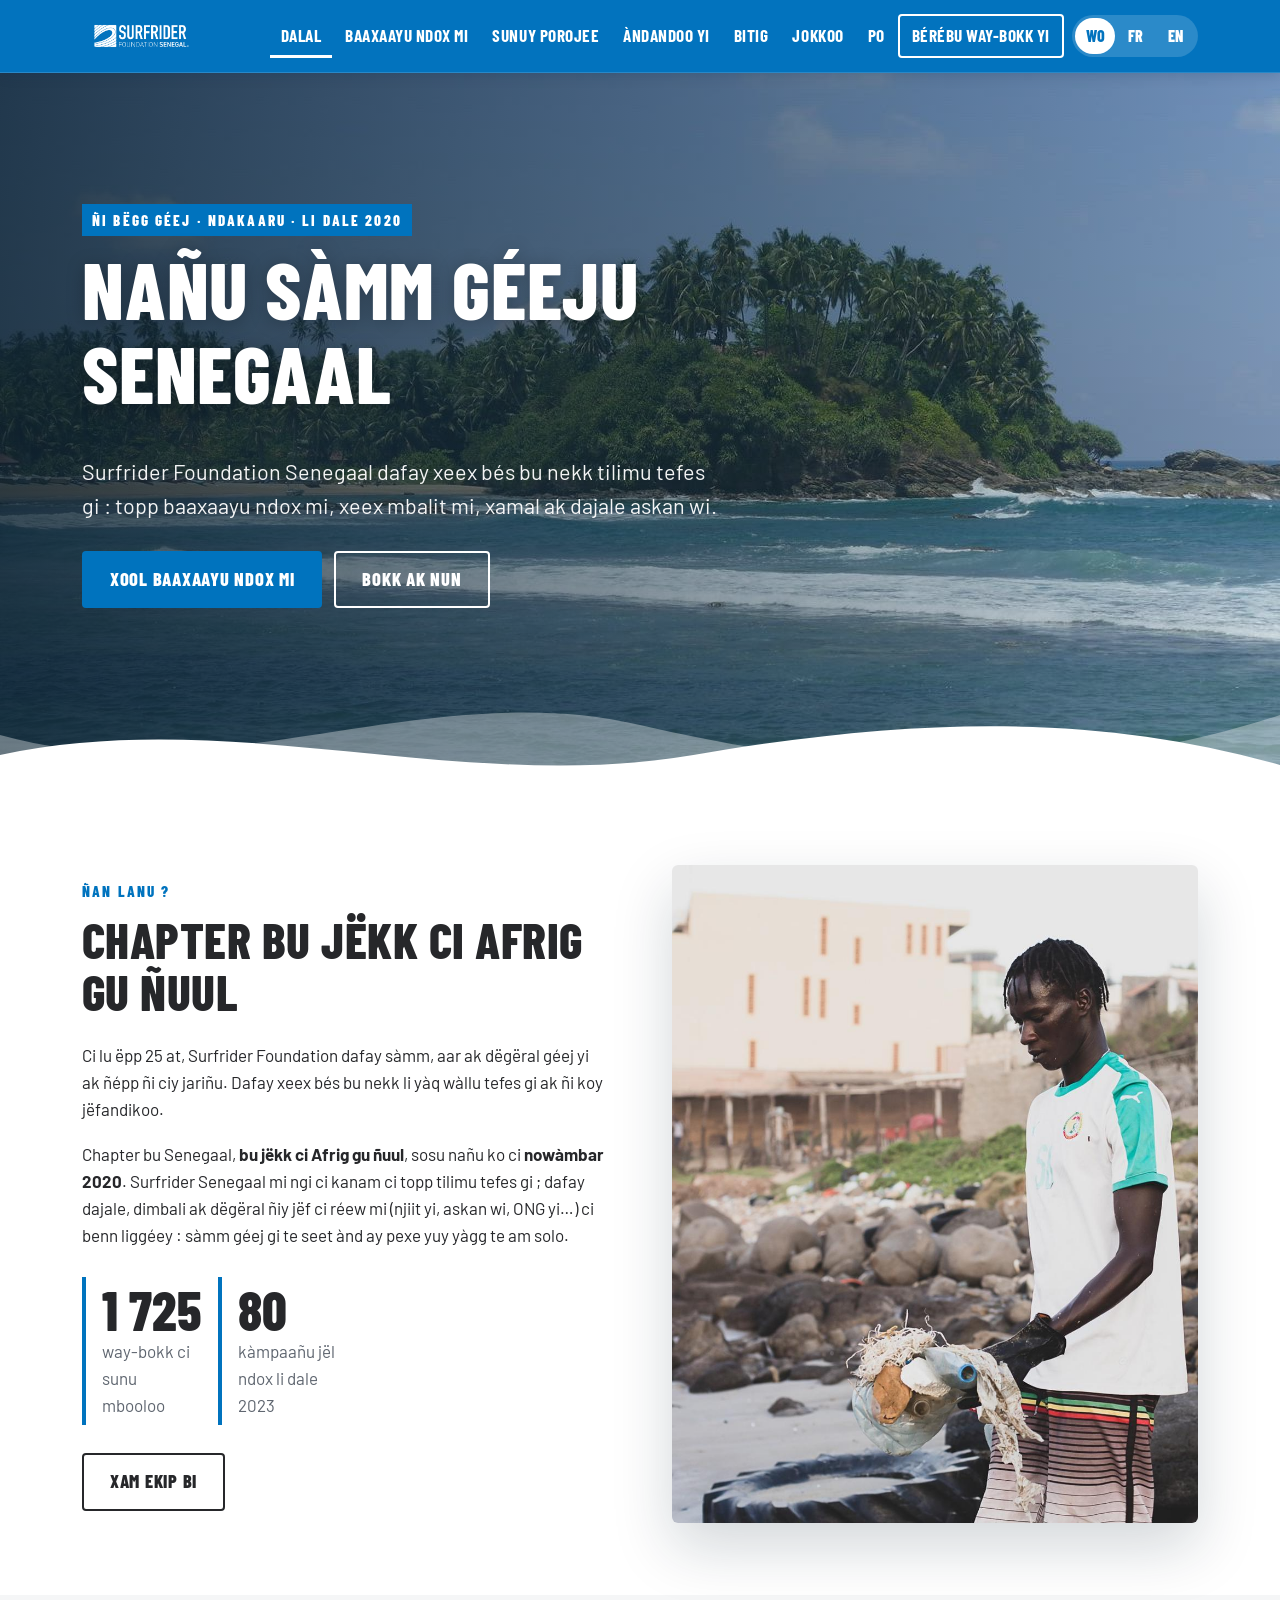
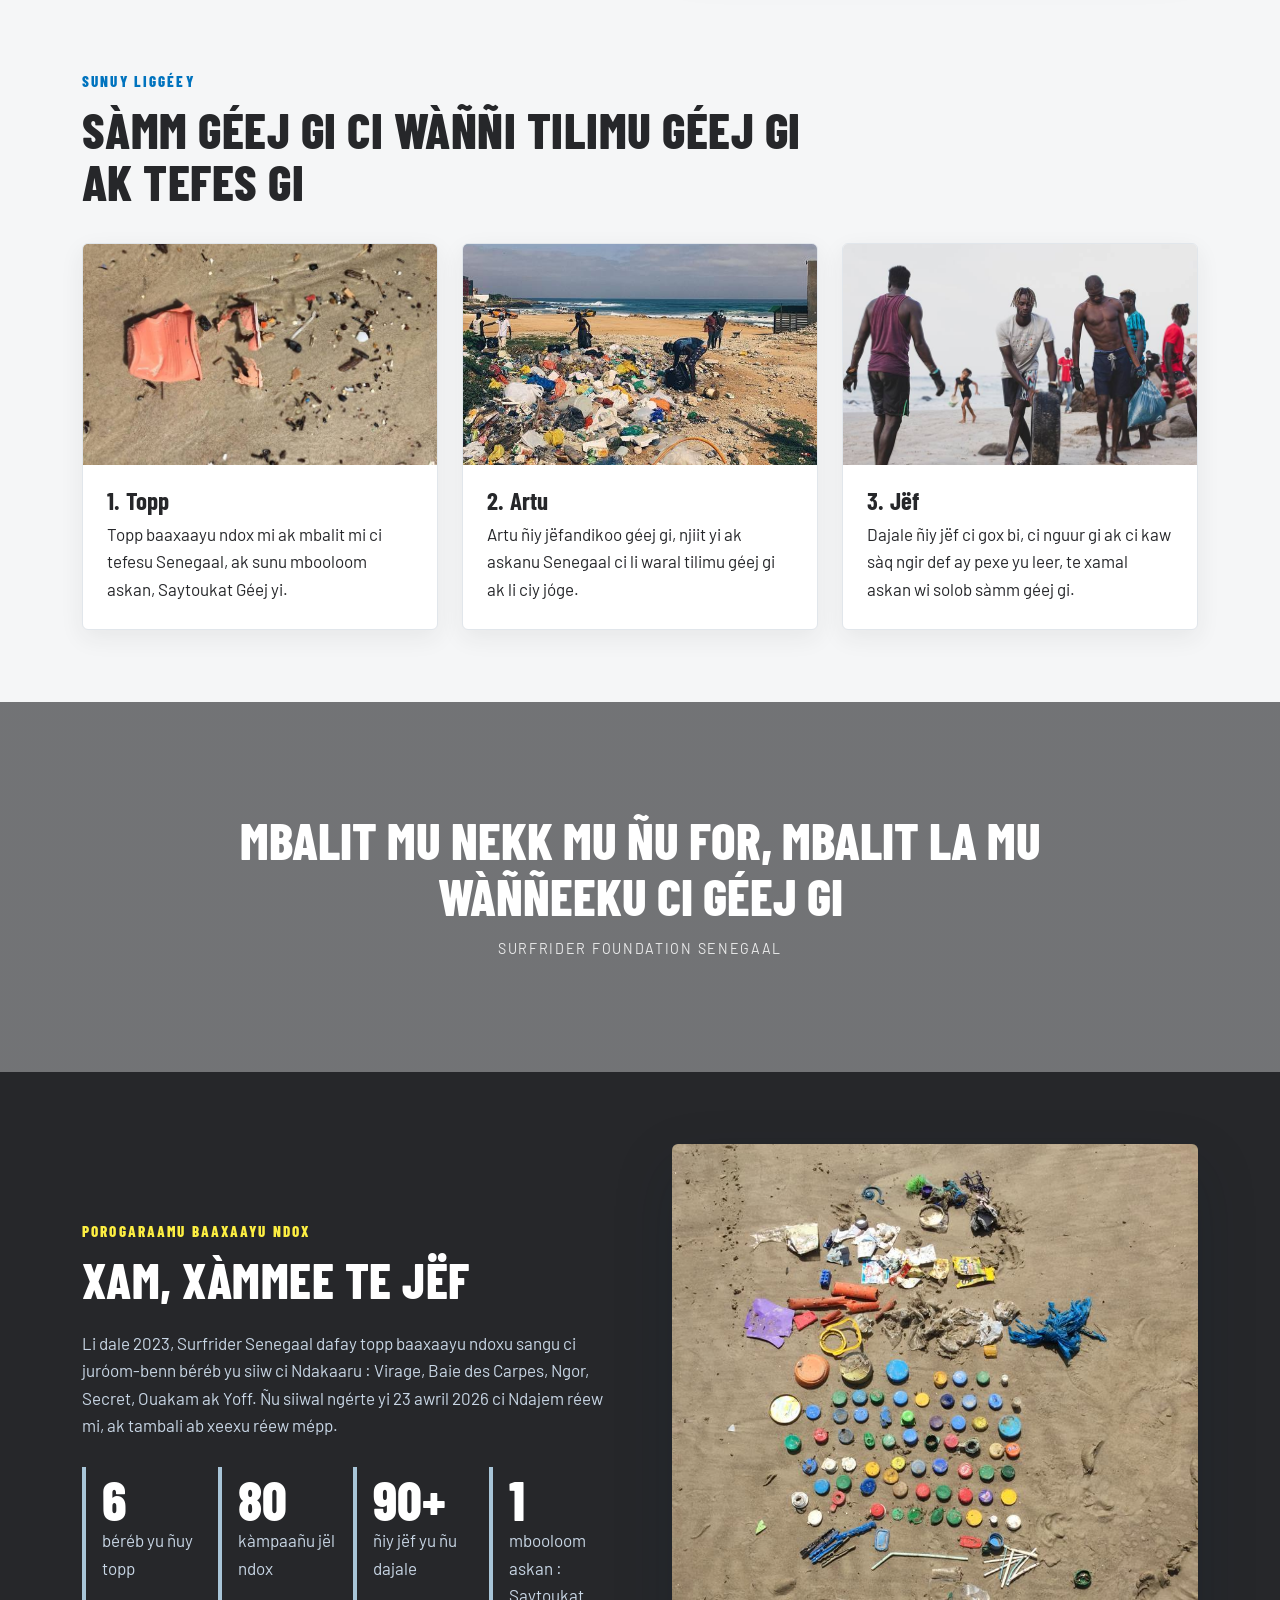
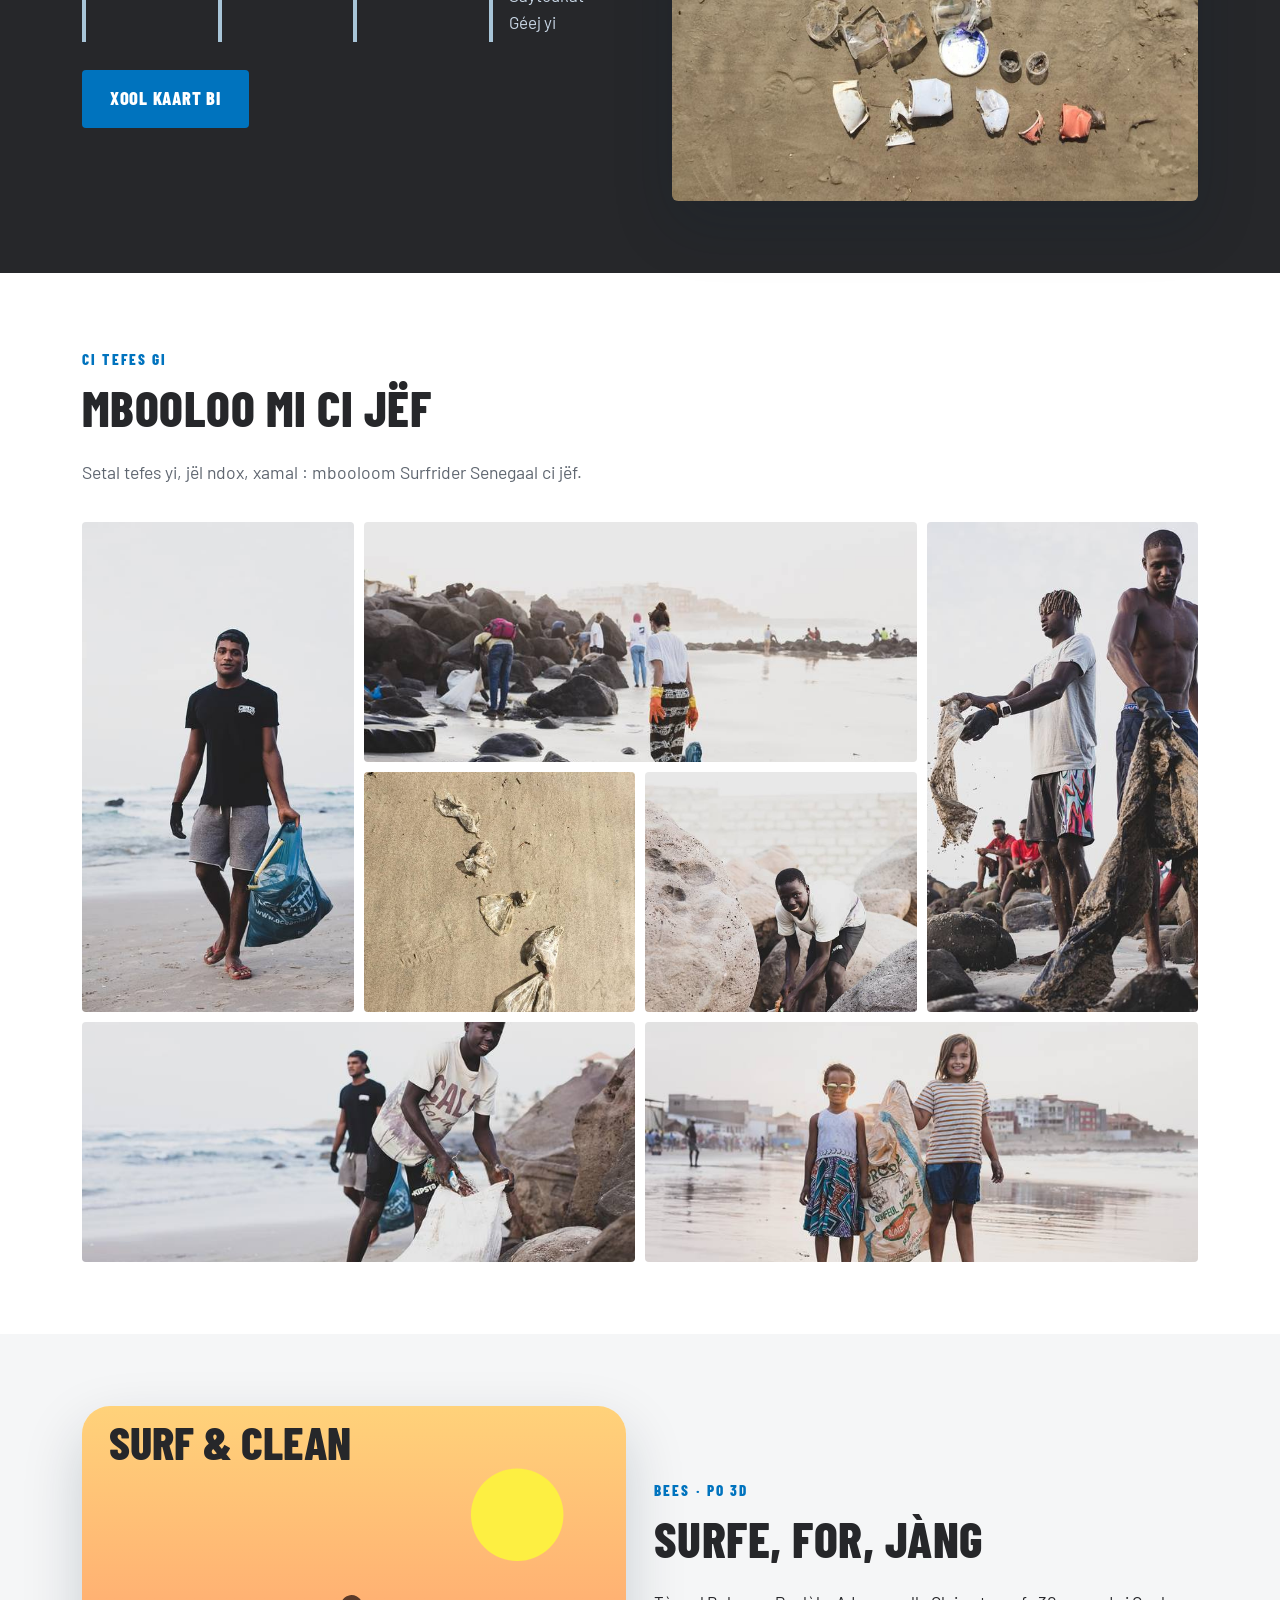
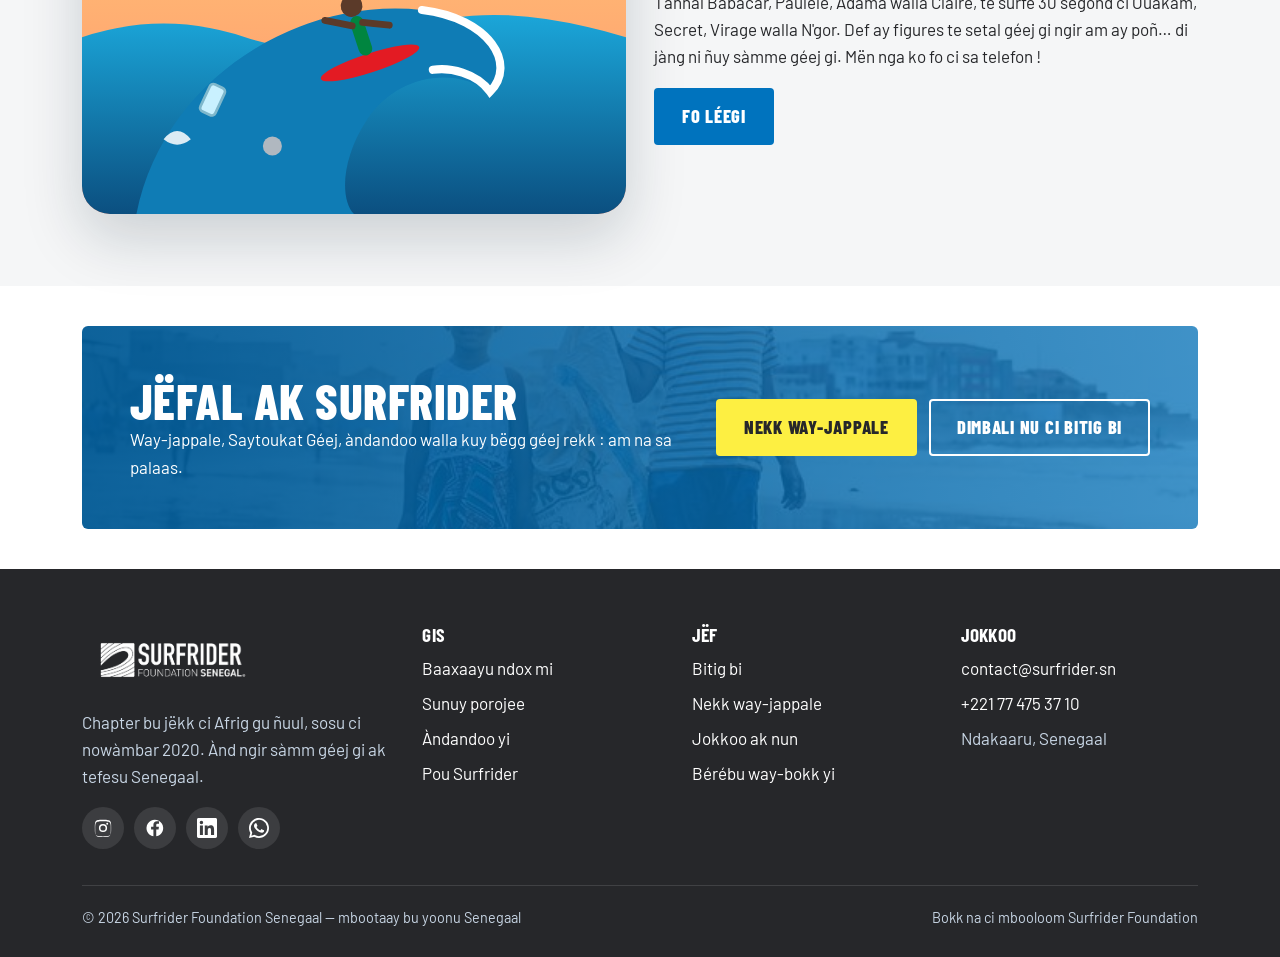
<file: index.html>
<!doctype html>
<html lang="fr">
<head>
  <meta charset="utf-8">
  <meta name="viewport" content="width=device-width, initial-scale=1">
  <title>Surfrider Foundation Sénégal</title>
  <meta name="description" content="Surfrider Foundation Sénégal protège l'océan et le littoral sénégalais : suivi de la qualité de l'eau, lutte contre les déchets, sensibilisation et mobilisation citoyenne.">
  <meta property="og:title" content="Surfrider Foundation Sénégal">
  <meta property="og:description" content="Protéger l'océan en réduisant la pollution marine et celle du littoral.">
  <meta property="og:image" content="assets/img/photos/ramassage-duo.jpg">
  <meta name="theme-color" content="#0073BE">
  <link rel="icon" href="assets/img/logo-symbole-bleu.png">
  <link rel="preload" as="image" href="assets/img/photos/ramassage-duo.jpg">
  <link rel="preconnect" href="https://fonts.googleapis.com">
  <link rel="preconnect" href="https://fonts.gstatic.com" crossorigin>
  <link href="https://fonts.googleapis.com/css2?family=Barlow+Condensed:wght@600;700;800&family=Barlow:wght@400;500;600;700&display=swap" rel="stylesheet">
  <link rel="stylesheet" href="assets/css/style.css?v=20261140">
  <script src="assets/js/config.js?v=20261140"></script>
  <script src="assets/js/i18n.js?v=20261119"></script>
  <script src="assets/js/main.js?v=20261118" defer></script>
</head>
<body>
  <div data-site-header></div>

  <main>
    <section class="hero photo has-video" style="--hero-img:url(../video/mer-tropicale.jpg)">
      <!-- Vidéo d'ambiance (Mixkit, licence libre) ; image fixe si l'utilisateur limite les animations -->
      <video class="hero-video" autoplay muted loop playsinline preload="metadata" poster="assets/video/mer-tropicale.jpg" aria-hidden="true" tabindex="-1">
        <source src="assets/video/mer-tropicale.mp4" type="video/mp4">
      </video>
      <div class="container hero-grid">
        <div>
          <span class="eyebrow">Ocean lovers · Dakar · depuis 2020</span>
          <h1>Protégeons l'océan sénégalais</h1>
          <p class="lead">Surfrider Foundation Sénégal agit au quotidien contre la pollution du littoral : suivi de la qualité de l'eau, lutte contre les déchets, sensibilisation et mobilisation des citoyen·ne·s.</p>
          <div class="hero-actions">
            <a class="btn btn-primary" href="qualite-eau.html">Voir la qualité de l'eau</a>
            <a class="btn btn-ghost" href="contact.html#benevolat">Nous rejoindre</a>
          </div>
        </div>
      </div>
      <svg class="hero-waves" viewBox="0 0 1440 120" preserveAspectRatio="none" aria-hidden="true">
        <path d="M0 60 C 240 120 480 0 720 50 S 1200 110 1440 40 V120 H0Z" fill="#FFFFFF" opacity=".35"/>
        <path d="M0 80 C 260 30 520 120 780 80 S 1240 40 1440 90 V120 H0Z" fill="#FFFFFF"/>
      </svg>
    </section>

    <section class="section">
      <div class="container split">
        <div class="reveal">
          <span class="eyebrow">Qui sommes-nous ?</span>
          <h2>Le premier chapter d'Afrique subsaharienne</h2>
          <p>Depuis plus de 25 ans, Surfrider Foundation protège, sauvegarde et met en valeur les océans et toute la population qui en jouit. Elle agit au quotidien pour lutter contre les atteintes à l'environnement littoral et à ses usagers.</p>
          <p>Le chapter au Sénégal, <strong>premier en Afrique subsaharienne</strong>, a été créé en <strong>novembre 2020</strong>. Acteur majeur du suivi de la pollution du littoral, la Surfrider Sénégal fédère, accompagne et renforce les acteur·rice·s du territoire (institutions, société civile, ONG…) autour d'une mission commune : préserver l'océan et identifier ensemble des solutions durables et à fort impact.</p>
          <div class="stats" style="margin:28px 0">
            <div class="stat" style="border-left-color:var(--blue)"><strong>1 725</strong><span style="color:var(--muted)">membres dans notre communauté</span></div>
            <div class="stat" style="border-left-color:var(--blue)"><strong>80</strong><span style="color:var(--muted)">campagnes de prélèvements depuis 2023</span></div>
          </div>
          <a class="btn btn-outline" href="contact.html#equipe">Rencontrer l'équipe</a>
        </div>
        <img class="split-img reveal" src="assets/img/photos/benevole-maillot-senegal.jpg" alt="Un bénévole ramasse des déchets plastiques sur les rochers" loading="lazy" width="1600" height="1200">
      </div>
    </section>

    <section class="section section-white">
      <div class="container">
        <div class="section-head reveal">
          <span class="eyebrow">Nos missions</span>
          <h2>Protéger l'océan en réduisant la pollution marine et du littoral</h2>
        </div>
        <div class="grid grid-3">
          <article class="card photo-card reveal">
            <img src="assets/img/photos/microplastiques-sm.jpg" alt="Microplastiques et débris sur le sable" loading="lazy" width="720" height="540">
            <div class="body">
              <h3>1. Monitorer</h3>
              <p>Faire le suivi de la qualité de l'eau et des déchets du littoral sénégalais, avec notre réseau citoyen des Saytoukat Géej.</p>
            </div>
          </article>
          <article class="card photo-card reveal">
            <img src="assets/img/photos/nettoyage-plage-dechets-sm.jpg" alt="Amas de déchets au bord d'une plage de Dakar pendant un nettoyage" loading="lazy" width="576" height="720" style="object-position:center 70%">
            <div class="body">
              <h3>2. Alerter</h3>
              <p>Alerter les usagers de la mer, les autorités et la population sénégalaise sur les causes et les conséquences de la pollution marine.</p>
            </div>
          </article>
          <article class="card photo-card reveal">
            <img src="assets/img/photos/pneu-equipe-sm.jpg" alt="L'équipe de bénévoles retire un pneu de la plage" loading="lazy" width="720" height="480">
            <div class="body">
              <h3>3. Agir</h3>
              <p>Mobiliser les acteur·rice·s locaux, publics et privés pour mettre en œuvre des solutions concrètes, et sensibiliser les citoyen·ne·s à la protection de l'océan.</p>
            </div>
          </article>
        </div>
      </div>
    </section>

    <section class="quote-band" style="--band-img:url(../img/photos/sac-jute.jpg)">
      <div class="container reveal">
        <p>Chaque déchet ramassé est un déchet de moins dans l'océan</p>
        <small>Surfrider Foundation Sénégal</small>
      </div>
    </section>

    <section class="section section-dark">
      <div class="container split">
        <div class="reveal">
          <span class="eyebrow">Programme Qualité de l'eau</span>
          <h2>Connaître, comprendre et agir</h2>
          <p style="color:#C8D6E5">Depuis 2023, la Surfrider Sénégal suit la qualité des eaux de baignade sur six sites emblématiques de la presqu'île de Dakar : Virage, Baie des Carpes, Ngor, Secret, Ouakam et Yoff. Les résultats ont été rendus publics le 23 avril 2026 lors d'une Rencontre nationale, avec le lancement d'un plaidoyer national.</p>
          <div class="stats" style="margin:28px 0">
            <div class="stat"><strong>6</strong><span>sites suivis</span></div>
            <div class="stat"><strong>80</strong><span>campagnes de prélèvements</span></div>
            <div class="stat"><strong>90+</strong><span>acteur·rice·s mobilisé·e·s</span></div>
            <div class="stat"><strong>1</strong><span>réseau citoyen : les Saytoukat Géej</span></div>
          </div>
          <a class="btn btn-primary" href="qualite-eau.html">Explorer la carte</a>
        </div>
        <img class="split-img reveal" src="assets/img/photos/collecte-bouchons.jpg" alt="Bouchons, pailles et plastiques collectés sur une plage, triés sur le sable" loading="lazy" width="810" height="1080">
      </div>
    </section>

    <section class="section">
      <div class="container">
        <div class="section-head reveal">
          <span class="eyebrow">Sur le terrain</span>
          <h2>La communauté en action</h2>
          <p>Nettoyages de plage, prélèvements, sensibilisation : la communauté Surfrider Sénégal en action.</p>
        </div>
        <div class="gallery reveal">
          <figure class="tall"><img src="assets/img/photos/benevole-sac-sm.jpg" alt="Un bénévole porte un sac de déchets sur la plage" loading="lazy"></figure>
          <figure class="wide"><img src="assets/img/photos/benevole-gants-sm.jpg" alt="Des bénévoles ramassent des déchets entre les rochers" loading="lazy"></figure>
          <figure class="tall"><img src="assets/img/photos/benevoles-plastiques-sm.jpg" alt="Deux bénévoles secouent des plastiques pleins de sable" loading="lazy"></figure>
          <figure><img src="assets/img/photos/sachets-plastique-sm.jpg" alt="Sachets d'eau plastique abandonnés sur le sable" loading="lazy"></figure>
          <figure><img src="assets/img/photos/jeune-rochers-sm.jpg" alt="Un jeune retire un vieux sac coincé entre les rochers" loading="lazy" style="object-position:center 30%"></figure>
          <figure class="wide"><img src="assets/img/photos/jeune-sac-blanc-sm.jpg" alt="Un jeune remplit un grand sac de déchets au pied des rochers" loading="lazy"></figure>
          <figure class="wide"><img src="assets/img/photos/enfants-sac-sm.jpg" alt="Deux enfants tiennent un sac de déchets ramassés sur la plage" loading="lazy"></figure>
        </div>
      </div>
    </section>

    <section class="section section-white">
      <div class="container game-teaser">
        <div class="game-art reveal">
          <svg viewBox="0 0 400 300" role="img" aria-label="Illustration : un surfeur sur une vague qui ramasse des déchets">
            <defs>
              <linearGradient id="sky" x1="0" y1="0" x2="0" y2="1"><stop offset="0" stop-color="#FFD27A"/><stop offset="1" stop-color="#FF8E6B"/></linearGradient>
              <linearGradient id="sea" x1="0" y1="0" x2="0" y2="1"><stop offset="0" stop-color="#1BA6D9"/><stop offset="1" stop-color="#0B4F80"/></linearGradient>
            </defs>
            <rect width="400" height="300" fill="url(#sky)"/>
            <circle cx="320" cy="80" r="34" fill="#FDEF42"/>
            <path d="M0 170 Q 60 150 120 170 T 240 165 T 400 170 V300 H0Z" fill="url(#sea)"/>
            <path d="M40 300 C 60 200 160 140 250 150 C 300 156 320 190 300 210 C 270 190 230 200 210 230 C 190 260 190 290 200 300Z" fill="#0F7CB5"/>
            <path d="M250 150 C 300 156 320 190 300 210 C 290 196 270 192 258 194" fill="none" stroke="#fff" stroke-width="6" stroke-linecap="round"/>
            <g transform="translate(205 168) rotate(-18)">
              <ellipse cx="0" cy="22" rx="38" ry="7" fill="#E31B23"/>
              <rect x="-5" y="-14" width="10" height="30" rx="5" fill="#00853F"/>
              <circle cx="0" cy="-22" r="8" fill="#5B3A29"/>
              <path d="M-4 -8 L-22 -18 M4 -8 L22 0" stroke="#5B3A29" stroke-width="5" stroke-linecap="round"/>
            </g>
            <g><rect x="90" y="205" width="12" height="22" rx="3" fill="#C9F1FF" stroke="#7FB8CC" stroke-width="2" transform="rotate(25 96 216)"/><circle cx="140" cy="250" r="7" fill="#B0B8C0"/><path d="M60 245 q10 -12 20 0 q-10 8 -20 0z" fill="#fff" opacity=".85"/></g>
            <text x="20" y="40" font-family="Barlow Condensed, sans-serif" font-weight="800" font-size="34" fill="#26272A">SURF &amp; CLEAN</text>
          </svg>
        </div>
        <div class="reveal">
          <span class="eyebrow">Nouveau · Jeu 3D</span>
          <h2>Surfe, ramasse, apprends</h2>
          <p>Choisis Babacar, Paulèle, Adama ou Claire, et surfe 30 secondes à Ouakam, au Secret, au Virage ou à N'gor. Enchaîne les figures et nettoie l'océan pour marquer des points… en apprenant les bons gestes pour protéger la mer. Jouable sur téléphone !</p>
          <a class="btn btn-primary" href="game.html">Jouer maintenant</a>
        </div>
      </div>
    </section>

    <section class="section section-tight">
      <div class="container">
        <div class="cta-band reveal">
          <div>
            <h2>Agis avec la Surfrider</h2>
            <p style="margin:0">Bénévole, Saytoukat Géej, partenaire ou simple ocean lover : il y a une place pour toi.</p>
          </div>
          <div style="display:flex;flex-wrap:wrap;gap:12px">
            <a class="btn btn-yellow" href="contact.html#benevolat">Devenir bénévole</a>
            <a class="btn btn-ghost" href="shop.html">Soutenir via le shop</a>
          </div>
        </div>
      </div>
    </section>
  </main>

  <div data-site-footer></div>
</body>
</html>
</file>
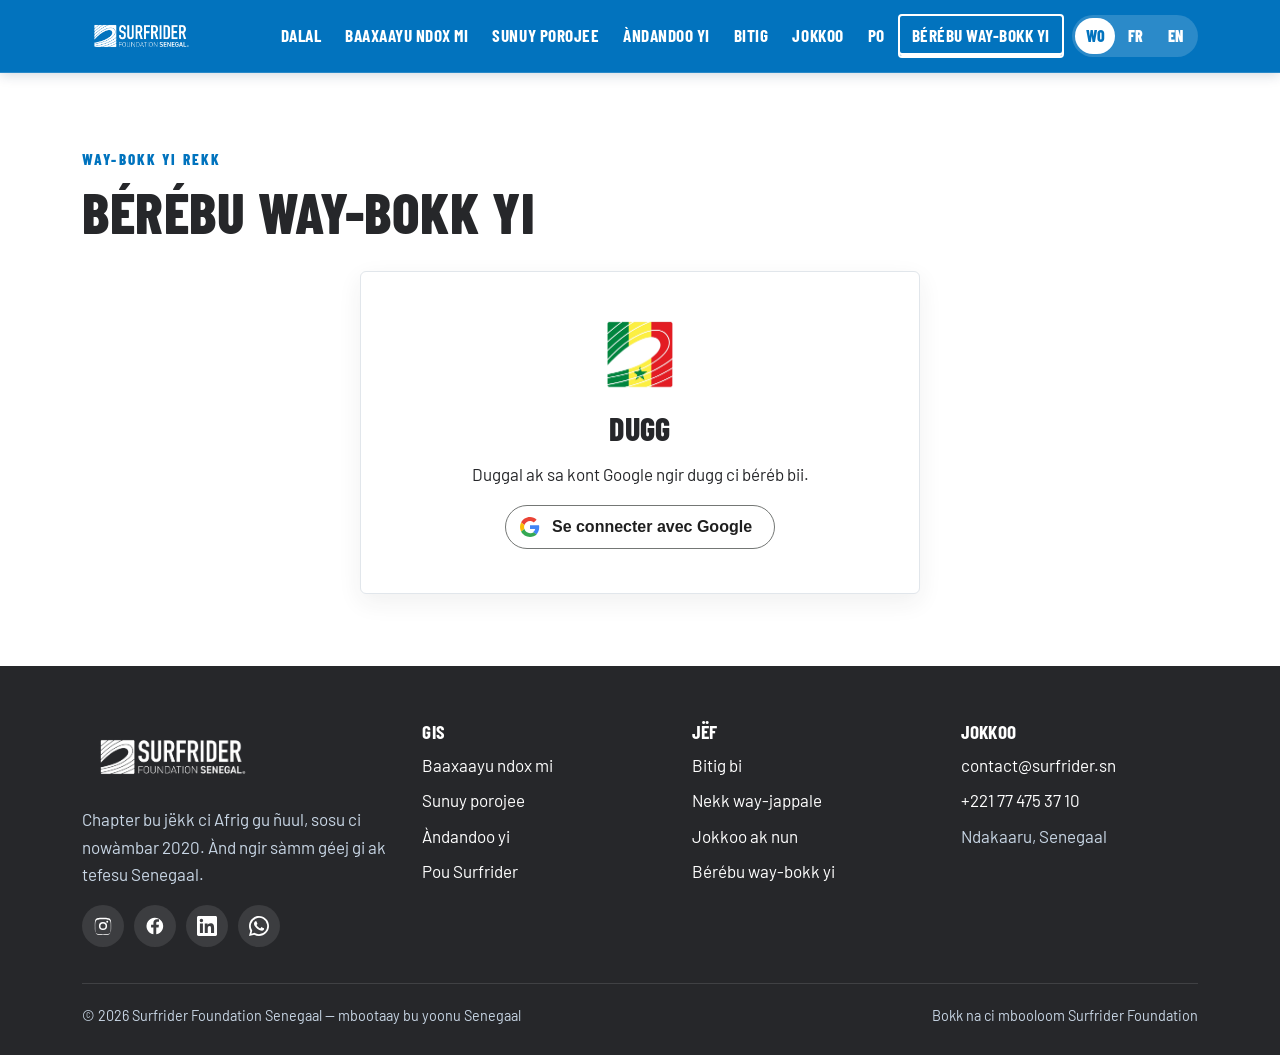
<file: annuaire.html>
<!doctype html>
<html lang="fr">
<head>
  <meta charset="utf-8">
  <meta name="robots" content="noindex">
  <title>Espace membres – Surfrider Sénégal</title>
  <meta http-equiv="refresh" content="0; url=membres.html#membres">
  <script>location.replace("membres.html#membres");</script>
</head>
<body><p><a href="membres.html#membres">Espace membres</a></p></body>
</html>
</file>
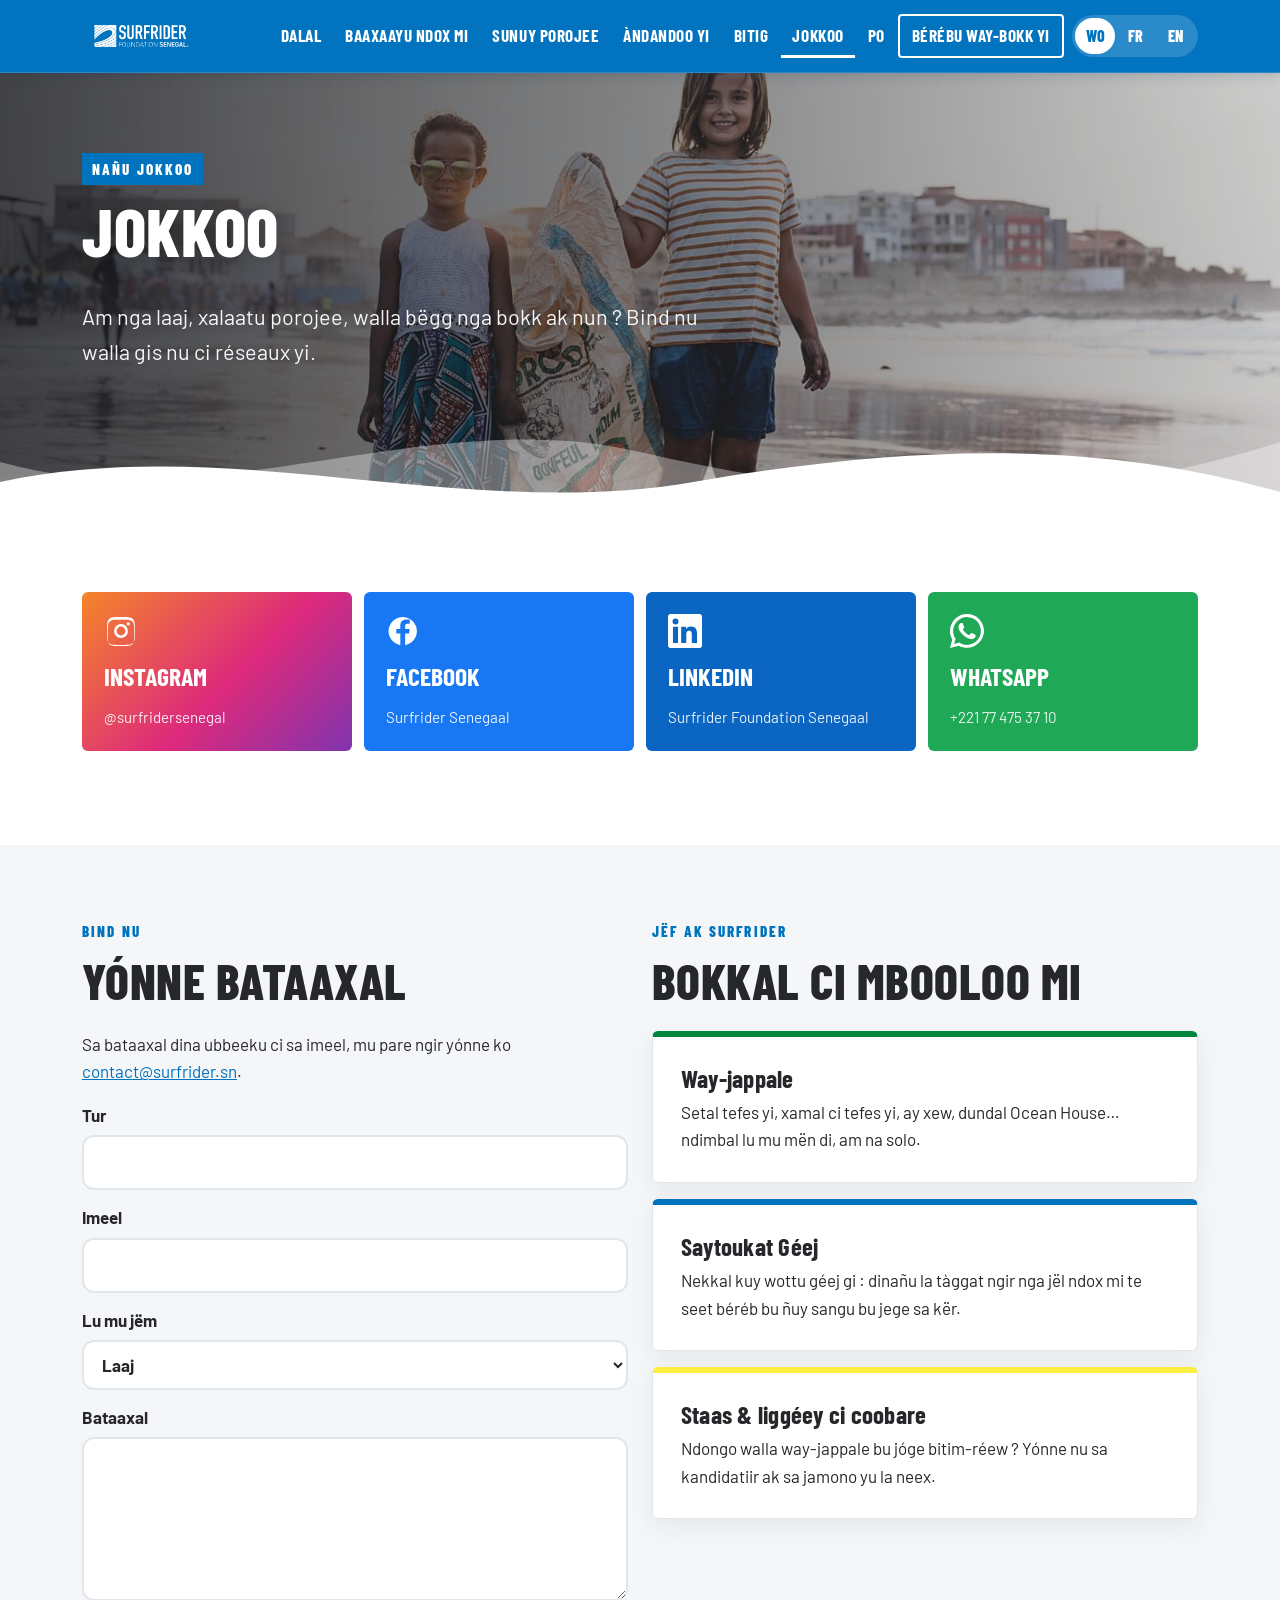
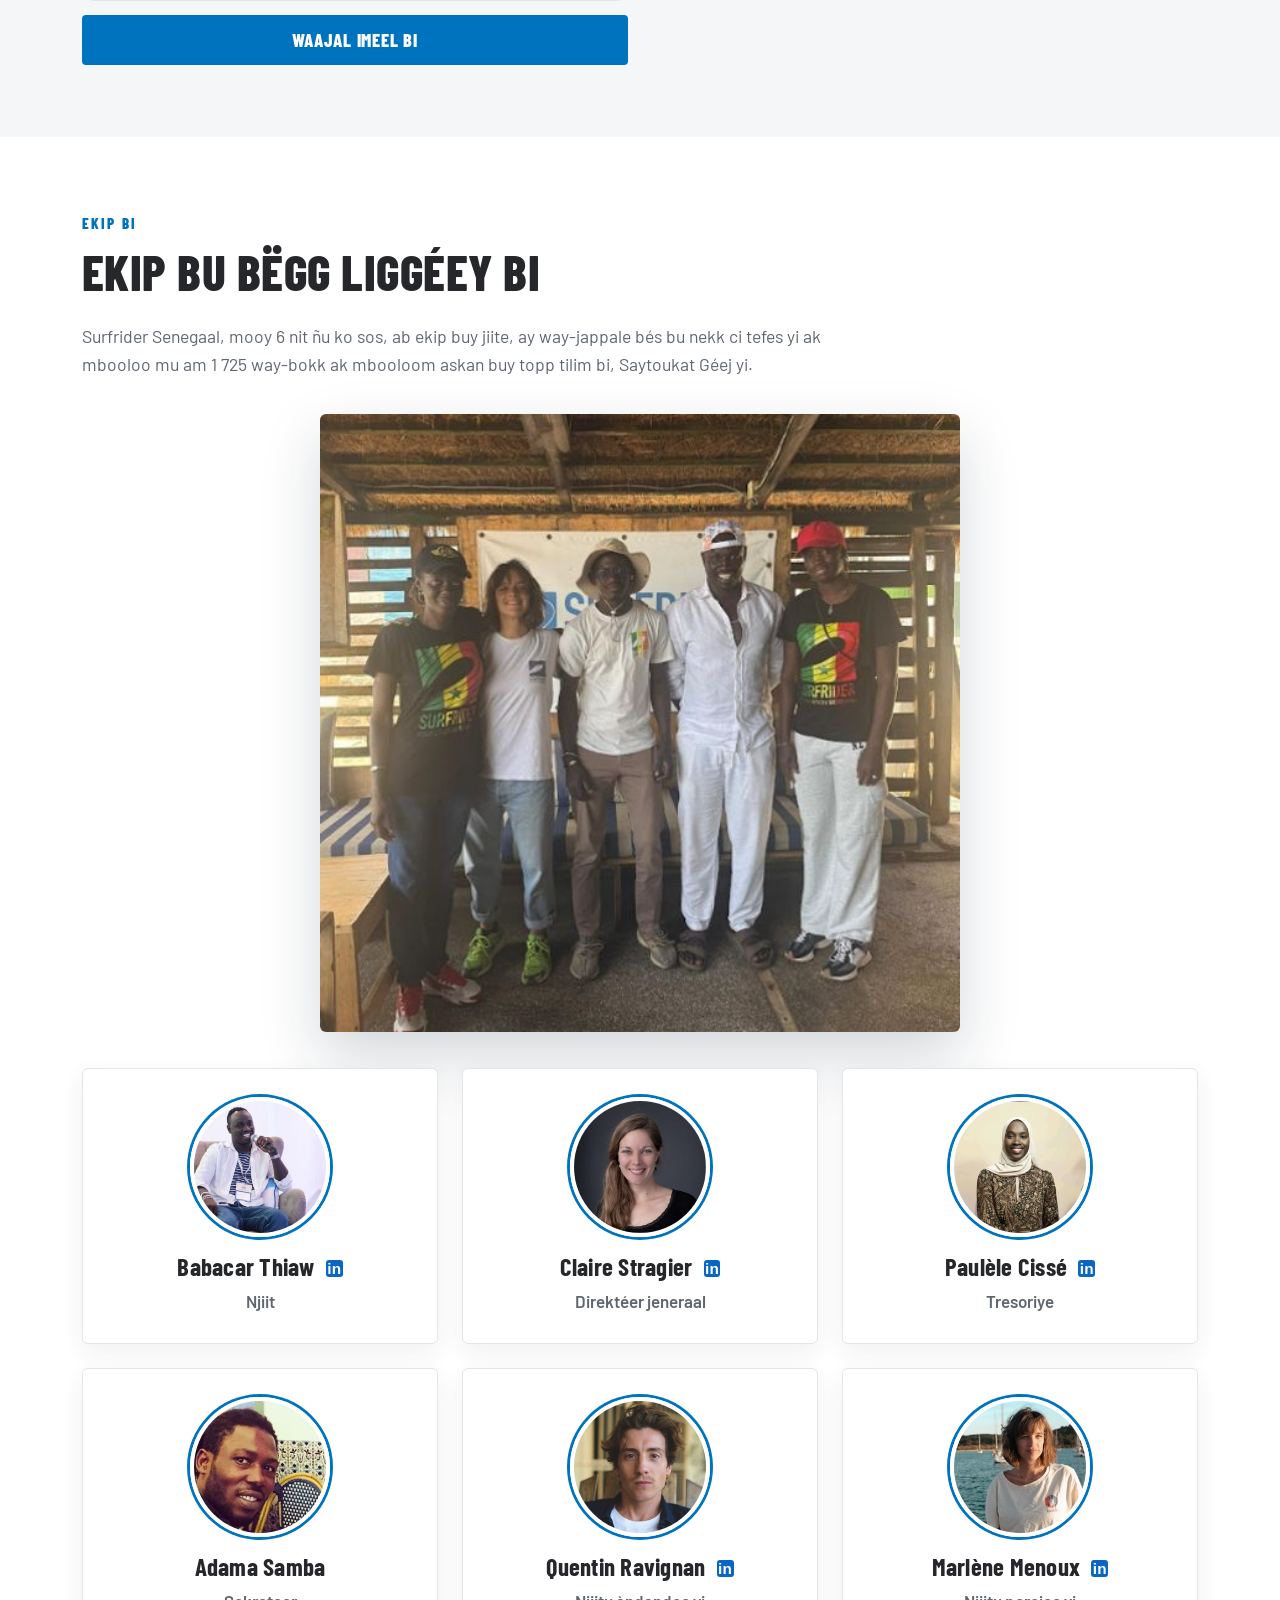
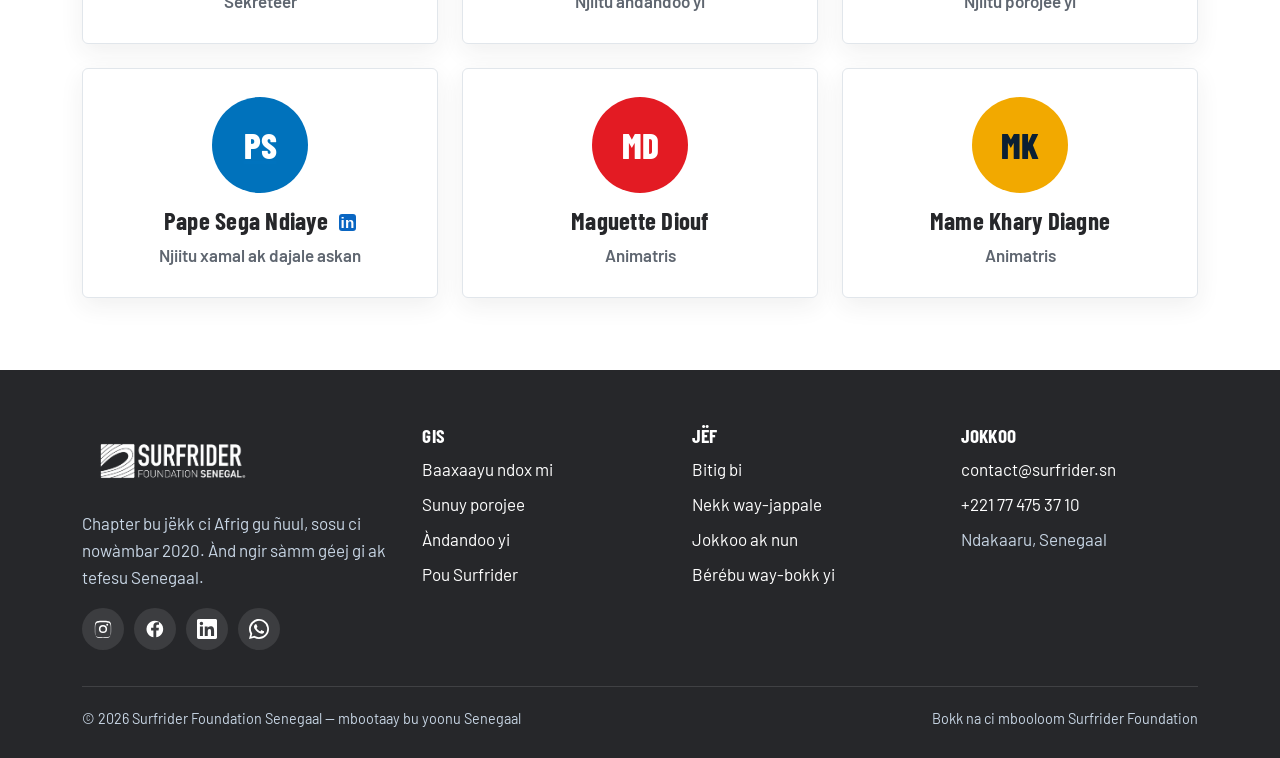
<file: contact.html>
<!doctype html>
<html lang="fr">
<head>
  <meta charset="utf-8">
  <meta name="viewport" content="width=device-width, initial-scale=1">
  <title>Contact – Surfrider Sénégal</title>
  <meta name="description" content="Contacter la Surfrider Foundation Sénégal : Instagram, Facebook, LinkedIn, WhatsApp, email, et l'équipe.">
  <meta name="theme-color" content="#0073BE">
  <link rel="icon" href="assets/img/logo-symbole-bleu.png">
  <link rel="preconnect" href="https://fonts.googleapis.com">
  <link rel="preconnect" href="https://fonts.gstatic.com" crossorigin>
  <link href="https://fonts.googleapis.com/css2?family=Barlow+Condensed:wght@600;700;800&family=Barlow:wght@400;500;600;700&display=swap" rel="stylesheet">
  <link rel="stylesheet" href="assets/css/style.css?v=20261140">
  <script src="assets/js/config.js?v=20261140"></script>
  <script src="assets/js/i18n.js?v=20261119"></script>
  <script src="assets/js/main.js?v=20261118" defer></script>
</head>
<body>
  <div data-site-header></div>

  <main>
    <section class="hero photo page-hero" style="--hero-img:url(../img/photos/enfants-sac.jpg)">
      <div class="container">
        <span class="eyebrow">On reste en contact</span>
        <h1>Contact</h1>
        <p class="lead">Une question, une idée de projet, envie de nous rejoindre ? Écris-nous ou retrouve-nous sur les réseaux.</p>
      </div>
      <svg class="hero-waves" viewBox="0 0 1440 120" preserveAspectRatio="none" aria-hidden="true">
        <path d="M0 60 C 240 120 480 0 720 50 S 1200 110 1440 40 V120 H0Z" fill="#FFFFFF" opacity=".35"/>
        <path d="M0 80 C 260 30 520 120 780 80 S 1240 40 1440 90 V120 H0Z" fill="#FFFFFF"/>
      </svg>
    </section>

    <section class="section">
      <div class="container">
        <div class="social-grid" id="socials"></div>
      </div>
    </section>

    <section class="section section-white">
      <div class="container grid grid-2">
        <div>
          <span class="eyebrow">Écris-nous</span>
          <h2>Envoyer un message</h2>
          <p>Ton message s'ouvrira dans ta messagerie, prêt à être envoyé à <a id="mail-link" href="mailto:contact@surfrider.sn">contact@surfrider.sn</a>.</p>
          <form class="form" id="contact-form">
            <label>Nom<input name="name" required autocomplete="name"></label>
            <label>Email<input type="email" name="email" required autocomplete="email"></label>
            <label>Sujet
              <select name="subject">
                <option>Question générale</option>
                <option>Devenir bénévole</option>
                <option>Devenir Saytoukat Géej</option>
                <option>Partenariat</option>
                <option>Presse</option>
                <option>Commande shop</option>
              </select>
            </label>
            <label>Message<textarea name="message" rows="5" required></textarea></label>
            <button class="btn btn-blue" type="submit">Préparer l'email</button>
          </form>
        </div>
        <div id="benevolat">
          <span class="eyebrow">Agir avec la Surfrider</span>
          <h2>Rejoins le mouvement</h2>
          <div class="grid" style="gap:16px">
            <div class="card card-accent card-green"><h3>Bénévole</h3><p>Ramassages, sensibilisation sur les plages, événements, animation de l'Ocean House… chaque coup de main compte.</p></div>
            <div class="card card-accent"><h3>Saytoukat Géej</h3><p>Deviens gardien·ne de la mer : tu es formé·e pour réaliser les prélèvements et observations sur un site de baignade près de chez toi.</p></div>
            <div class="card card-accent card-yellow"><h3>Stage & volontariat</h3><p>Étudiant·e ou volontaire international·e ? Envoie-nous ta candidature et tes disponibilités.</p></div>
          </div>
        </div>
      </div>
    </section>

    <section class="section" id="equipe">
      <div class="container">
        <div class="section-head">
          <span class="eyebrow">La team</span>
          <h2>Une équipe passionnée</h2>
          <p>La Surfrider Sénégal, c'est 6 co-fondateur·rice·s, une équipe exécutive, des volontaires au quotidien sur le terrain et une communauté de 1 725 membres avec un réseau citoyen de suivi de la pollution, les Saytoukat Géej.</p>
        </div>
        <img class="split-img wide" src="assets/img/team/equipe.jpg" alt="L'équipe de la Surfrider Sénégal réunie" loading="lazy" width="517" height="499" style="max-width:640px;margin:0 auto 36px;aspect-ratio:auto">
        <div class="grid grid-3" id="team"></div>
      </div>
    </section>
  </main>

  <div data-site-footer></div>

  <script>
    document.addEventListener("DOMContentLoaded", () => {
      const C = window.SF_CONFIG, I = window.SF_ICONS;
      document.getElementById("socials").innerHTML = `
        <a class="social s-ig" href="${C.instagram}" target="_blank" rel="noopener">${I.ig}<strong>Instagram</strong><span>@surfridersenegal</span></a>
        <a class="social s-fb" href="${C.facebook}" target="_blank" rel="noopener">${I.fb}<strong>Facebook</strong><span>Surfrider Sénégal</span></a>
        <a class="social s-li" href="${C.linkedin}" target="_blank" rel="noopener">${I.li}<strong>LinkedIn</strong><span>Surfrider Foundation Sénégal</span></a>
        <a class="social s-wa" href="https://wa.me/${C.whatsapp}" target="_blank" rel="noopener">${I.wa}<strong>WhatsApp</strong><span>${C.phone}</span></a>`;
      const ml = document.getElementById("mail-link"); ml.href = "mailto:" + C.email; ml.textContent = C.email;

      document.getElementById("contact-form").addEventListener("submit", (e) => {
        e.preventDefault();
        const f = new FormData(e.target);
        const body = `${f.get("message")}\n\n— ${f.get("name")} (${f.get("email")})`;
        location.href = `mailto:${C.email}?subject=${encodeURIComponent("[Site] " + f.get("subject"))}&body=${encodeURIComponent(body)}`;
      });

      const TEAM = [
        ["Babacar Thiaw", "Président", "#00853F", "babacar-thiaw", "https://www.linkedin.com/in/babacarthiawcopacabana/"],
        ["Claire Stragier", "Directrice générale", "#0072BC", "claire-stragier", "https://www.linkedin.com/in/claire-stragier-a07aa2101/"],
        ["Paulèle Cissé", "Trésorière", "#E31B23", "paulele-cisse", "https://www.linkedin.com/in/mari%C3%A8me-paulelle-ciss%C3%A9-643b2647/"],
        ["Adama Samba", "Secrétaire", "#F2A900", "adama-samba"],
        ["Quentin Ravignan", "Responsable partenariats", "#0B1F33", "quentin-de-ravignan", "https://www.linkedin.com/in/quentin-de-ravignan/"],
        ["Marlène Menoux", "Responsable projets", "#00853F", "marlene-menoux", "https://www.linkedin.com/in/marlene-menoux-22351163/"],
        ["Pape Sega Ndiaye", "Responsable sensibilisation et mobilisation sociale", "#0072BC", "", "https://www.linkedin.com/in/pape-sega-ndiaye-707493258/"],
        ["Maguette Diouf", "Animatrice", "#E31B23"],
        ["Mame Khary Diagne", "Animatrice", "#F2A900"]
      ];
      // 5e valeur : profil LinkedIn (la photo et le prénom deviennent cliquables)
      document.getElementById("team").innerHTML = TEAM.map(([n, r, c, photo, li]) => {
        const wrap = (html, cls) => li ? `<a class="${cls}" href="${li}" target="_blank" rel="noopener" aria-label="${n} sur LinkedIn">${html}</a>` : html;
        return `
        <div class="card team-card${li ? " has-link" : ""}">
          ${wrap(photo
            ? `<img class="avatar-photo" src="assets/img/team/${photo}.jpg" alt="${n}" loading="lazy" width="480" height="480">`
            : `<div class="avatar" style="background:${c}${c === "#F2A900" ? ";color:#0B1F33" : ""}" aria-hidden="true">${n.split(" ").map(w => w[0]).filter(ch => ch === ch.toUpperCase()).slice(0, 2).join("")}</div>`, "team-photo-link")}
          <h3>${wrap(n + (li ? ' <span class="li-badge" aria-hidden="true">in</span>' : ""), "team-name-link")}</h3><p class="role">${r}</p>
        </div>`;
      }).join("");
    });
  </script>
</body>
</html>
</file>
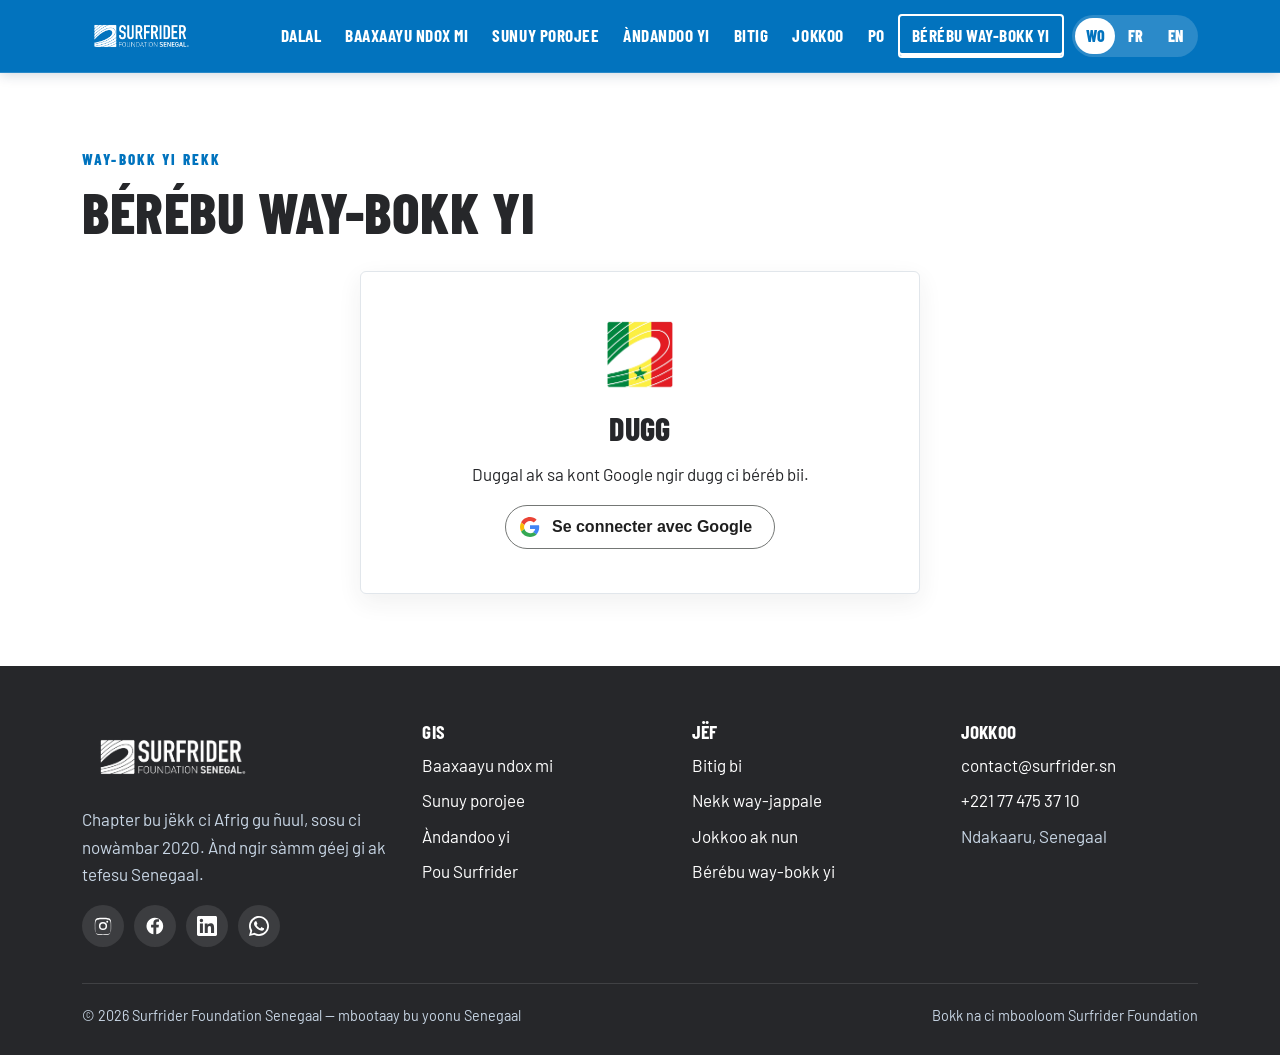
<file: finances.html>
<!doctype html>
<html lang="fr">
<head>
  <meta charset="utf-8">
  <meta name="robots" content="noindex">
  <title>Espace membres – Surfrider Sénégal</title>
  <meta http-equiv="refresh" content="0; url=membres.html#finances">
  <script>location.replace("membres.html#finances");</script>
</head>
<body><p><a href="membres.html#finances">Espace membres</a></p></body>
</html>
</file>
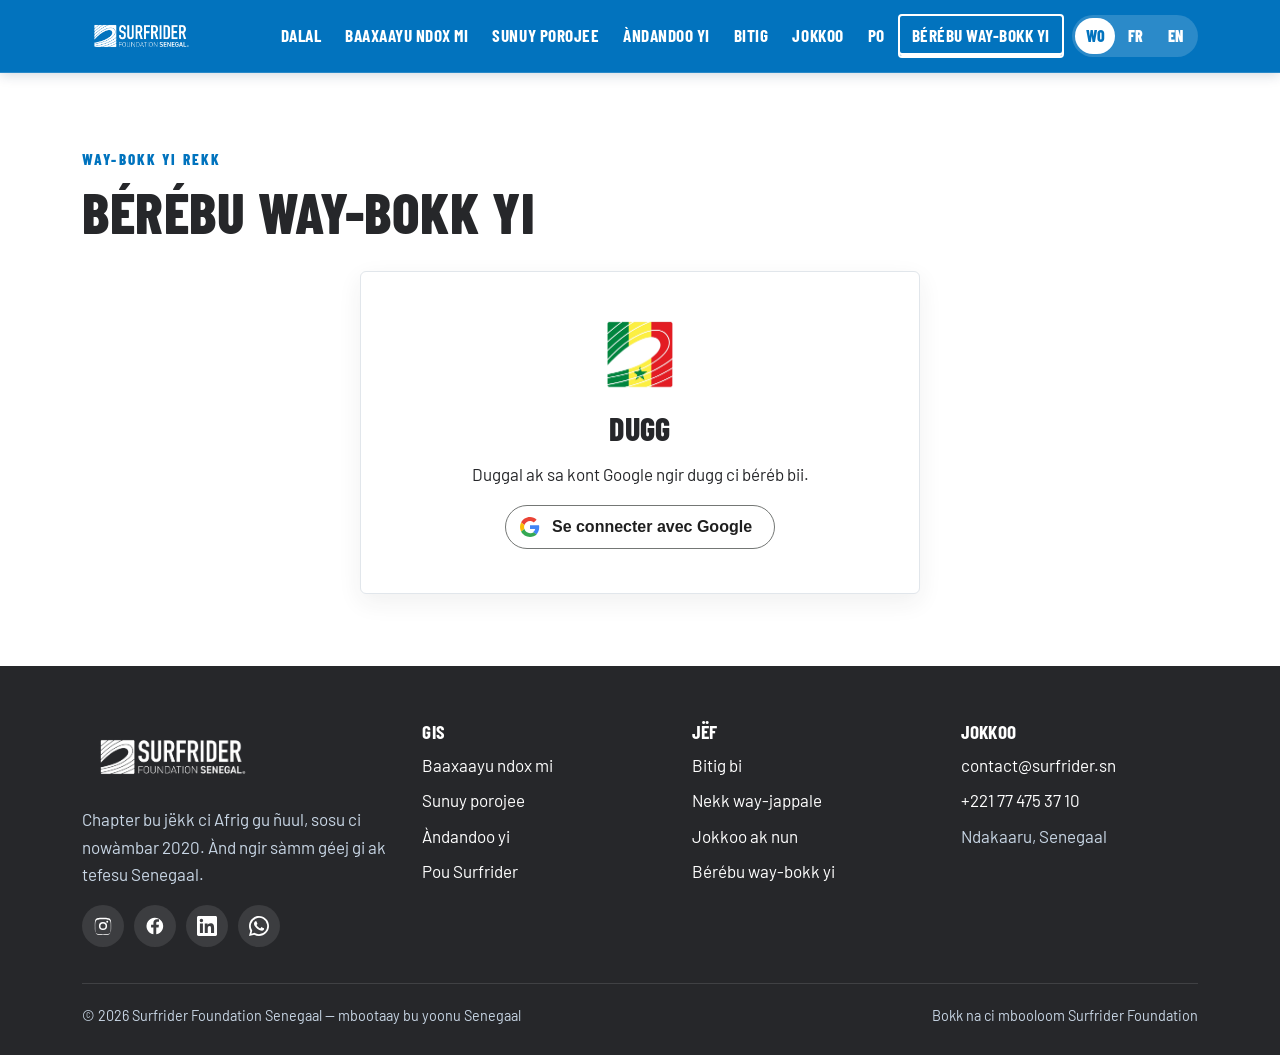
<file: gestion-projets.html>
<!doctype html>
<html lang="fr">
<head>
  <meta charset="utf-8">
  <meta name="robots" content="noindex">
  <title>Espace membres – Surfrider Sénégal</title>
  <meta http-equiv="refresh" content="0; url=membres.html#projets">
  <script>location.replace("membres.html#projets");</script>
</head>
<body><p><a href="membres.html#projets">Espace membres</a></p></body>
</html>
</file>
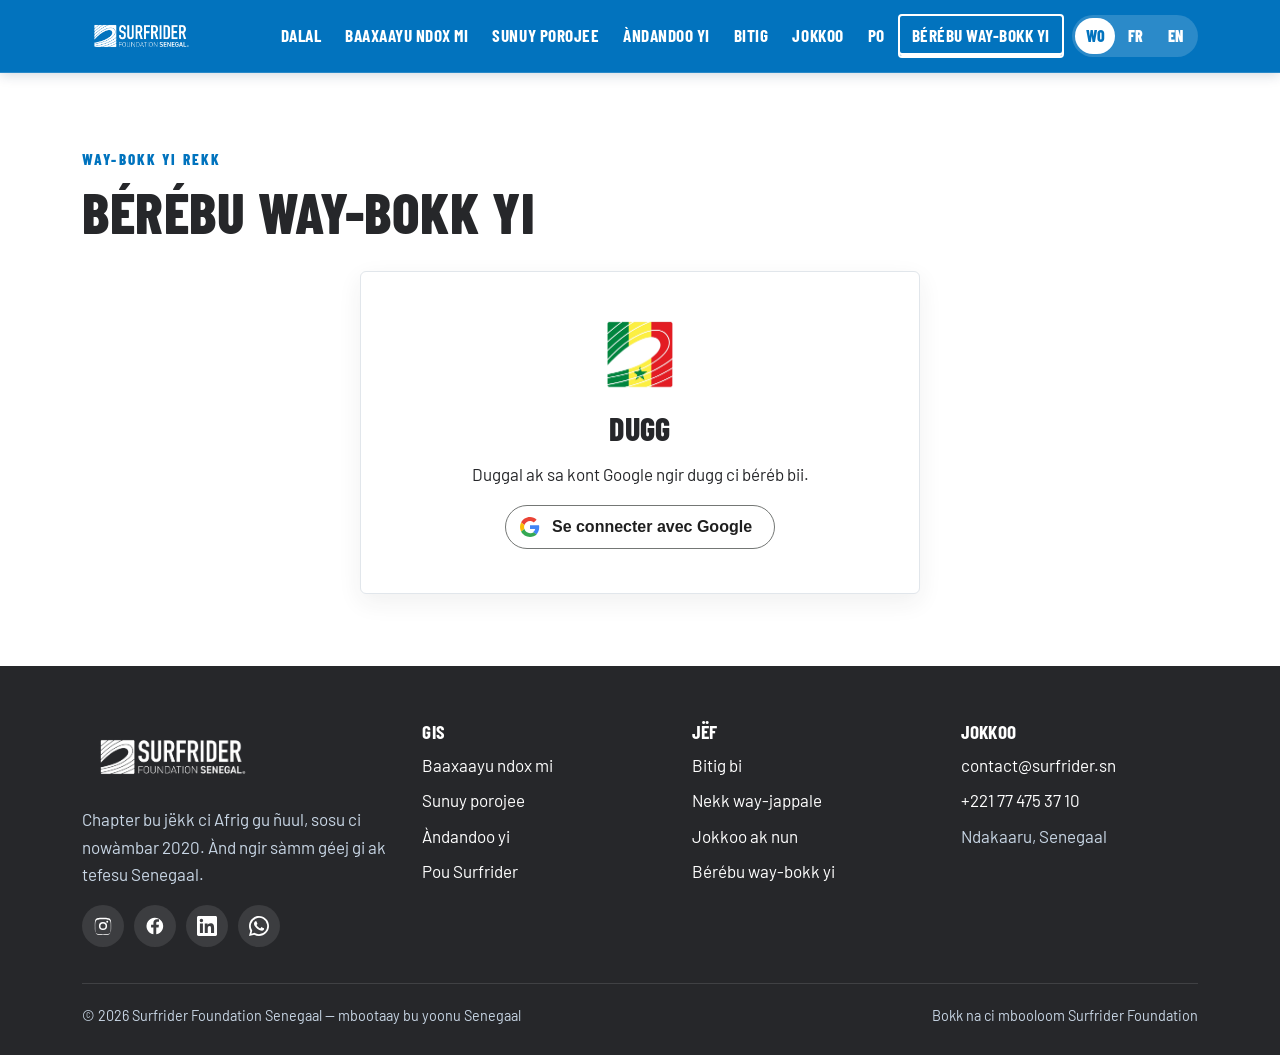
<file: membres.html>
<!doctype html>
<html lang="fr">
<head>
  <meta charset="utf-8">
  <meta name="viewport" content="width=device-width, initial-scale=1">
  <title>Espace membres – Surfrider Sénégal</title>
  <meta name="robots" content="noindex">
  <meta name="theme-color" content="#0072BC">
  <link rel="icon" href="assets/img/logo-symbole-bleu.png">
  <link rel="preconnect" href="https://fonts.googleapis.com">
  <link rel="preconnect" href="https://fonts.gstatic.com" crossorigin>
  <link href="https://fonts.googleapis.com/css2?family=Barlow+Condensed:wght@600;700;800&family=Barlow:wght@400;500;600;700&display=swap" rel="stylesheet">
  <link rel="stylesheet" href="assets/css/style.css?v=20261140">
  <script src="assets/js/config.js?v=20261140"></script>
  <script src="assets/js/i18n.js?v=20261119"></script>
  <script src="assets/js/main.js?v=20261118" defer></script>
  <script src="assets/js/auth.js?v=20261134" defer></script>
  <script src="assets/js/gdata.js?v=20261134" defer></script>
  <script src="data/projects.js?v=20261117" defer></script>
  <script src="assets/js/annuaire.js?v=20261135" defer></script>
  <script src="assets/js/recherche.js?v=20261138" defer></script>
  <script src="data/communaute.js?v=20261135" defer></script>
  <script src="assets/js/communaute.js?v=20261135" defer></script>
  <script src="assets/js/espace.js?v=20261140" defer></script>
</head>
<body>
  <div data-site-header></div>
  <main class="section espace">
    <div class="container">
      <span class="eyebrow">Réservé aux membres</span>
      <h1 style="font-size:clamp(2.4rem,6vw,3.6rem)">Espace membres</h1>
      <div id="app"></div>
    </div>
  </main>
  <div data-site-footer></div>
  <script>
    document.addEventListener("DOMContentLoaded", () => {
      SF_AUTH.guard({ need: "member", root: "#app", title: "Connexion", render: (el, u) => SF_ESPACE.render(el, u) });
    });
  </script>
</body>
</html>
</file>
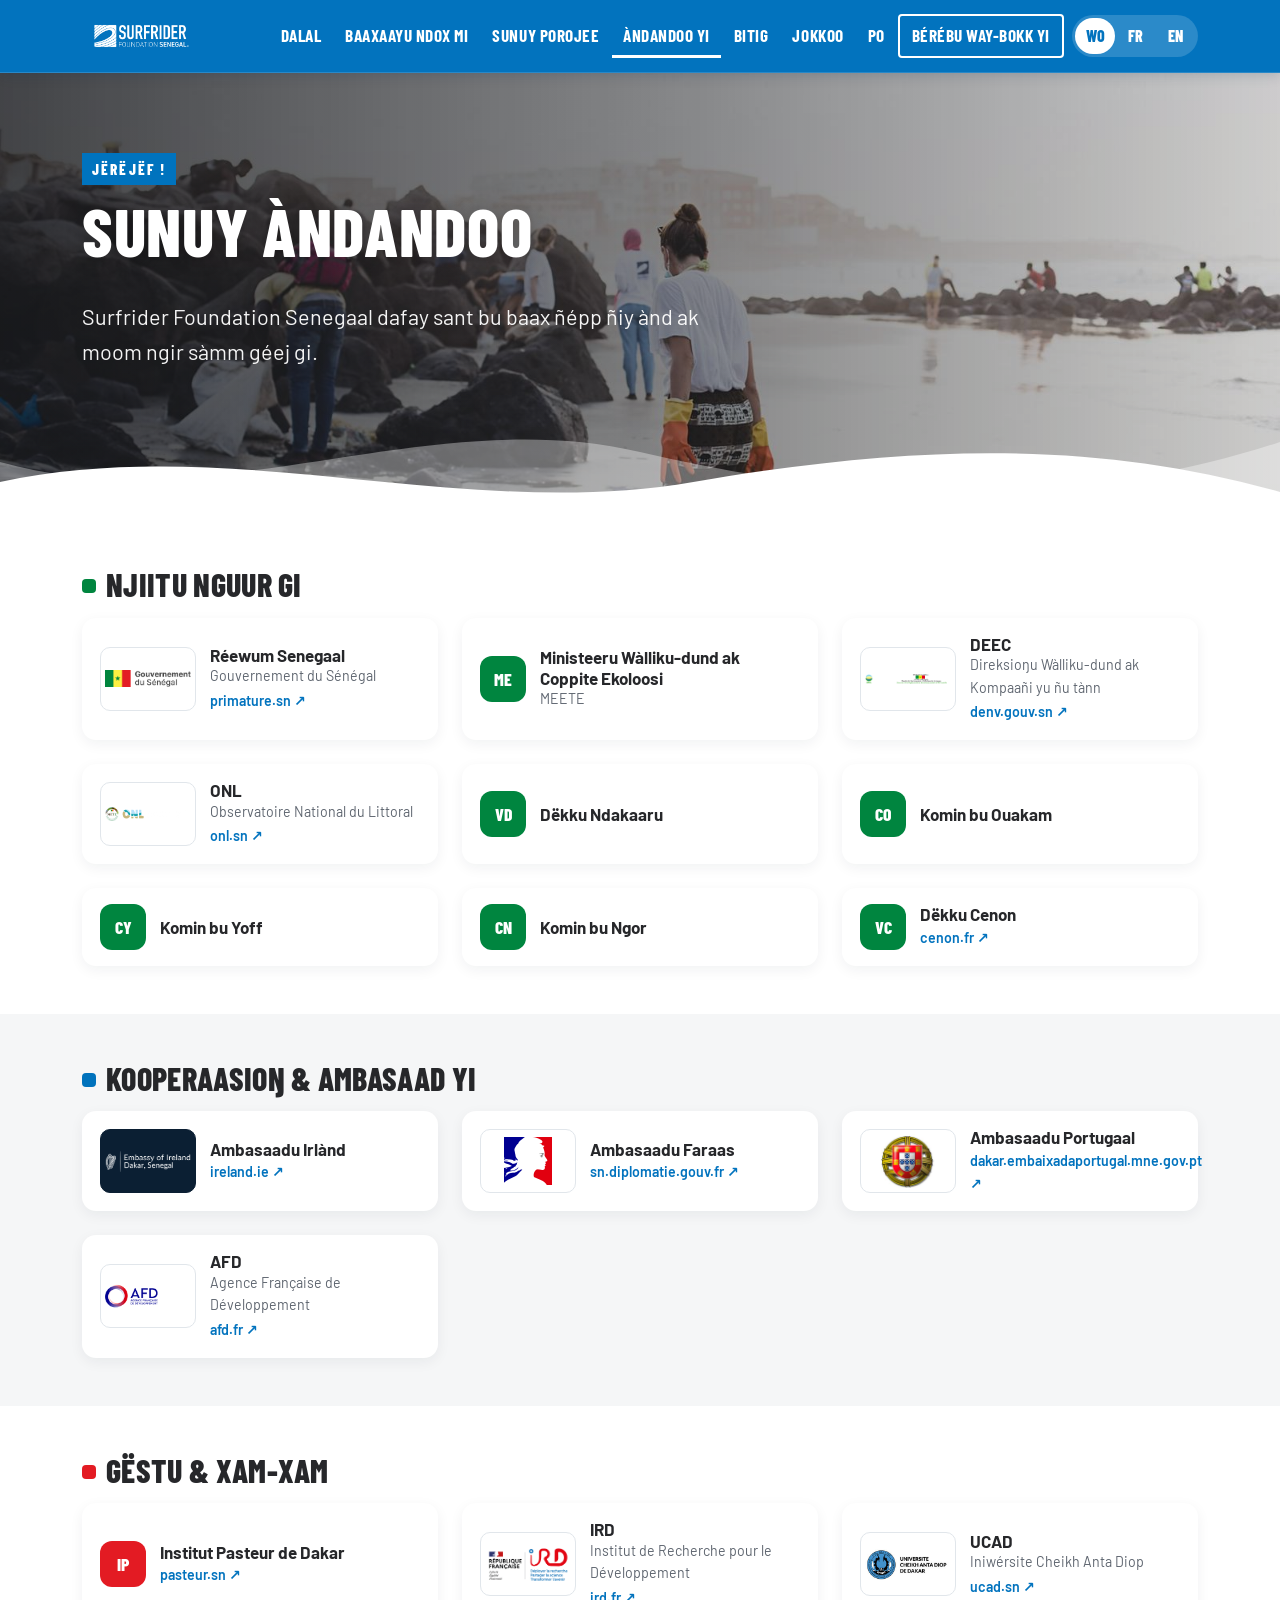
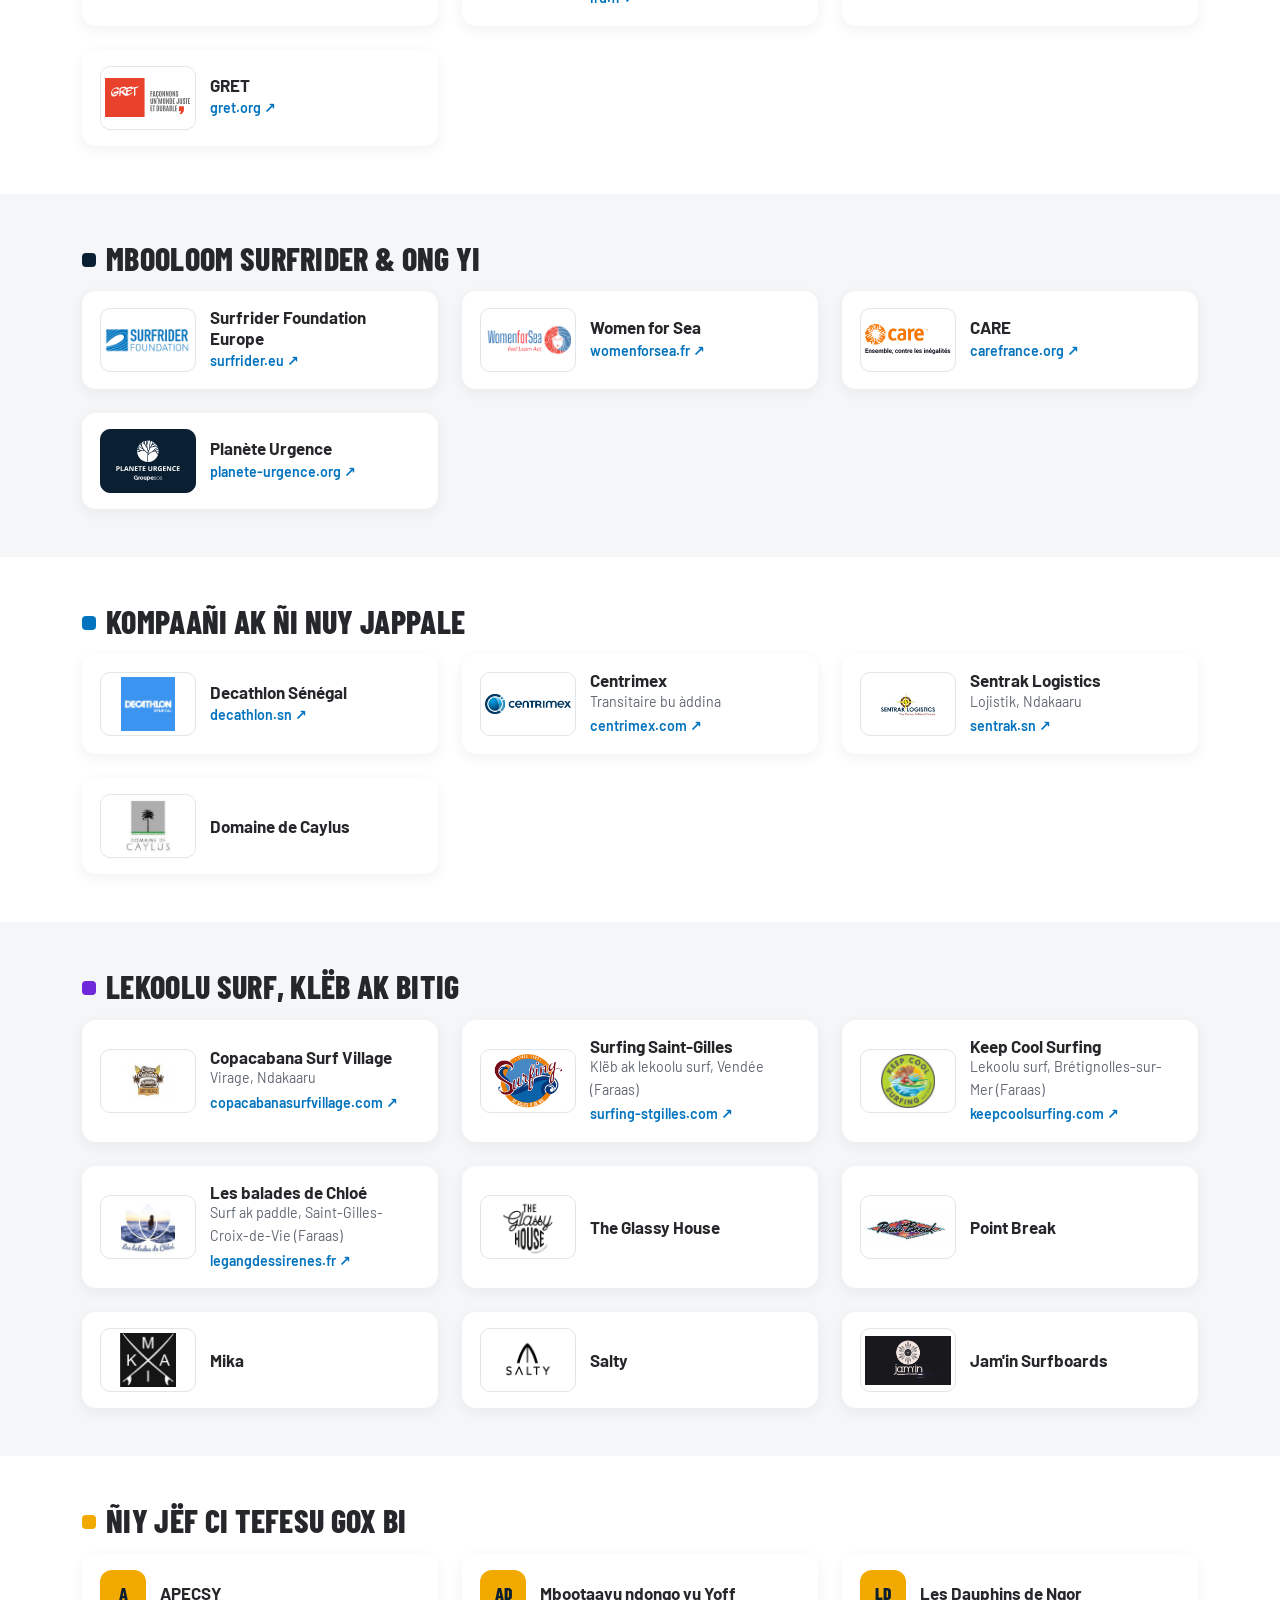
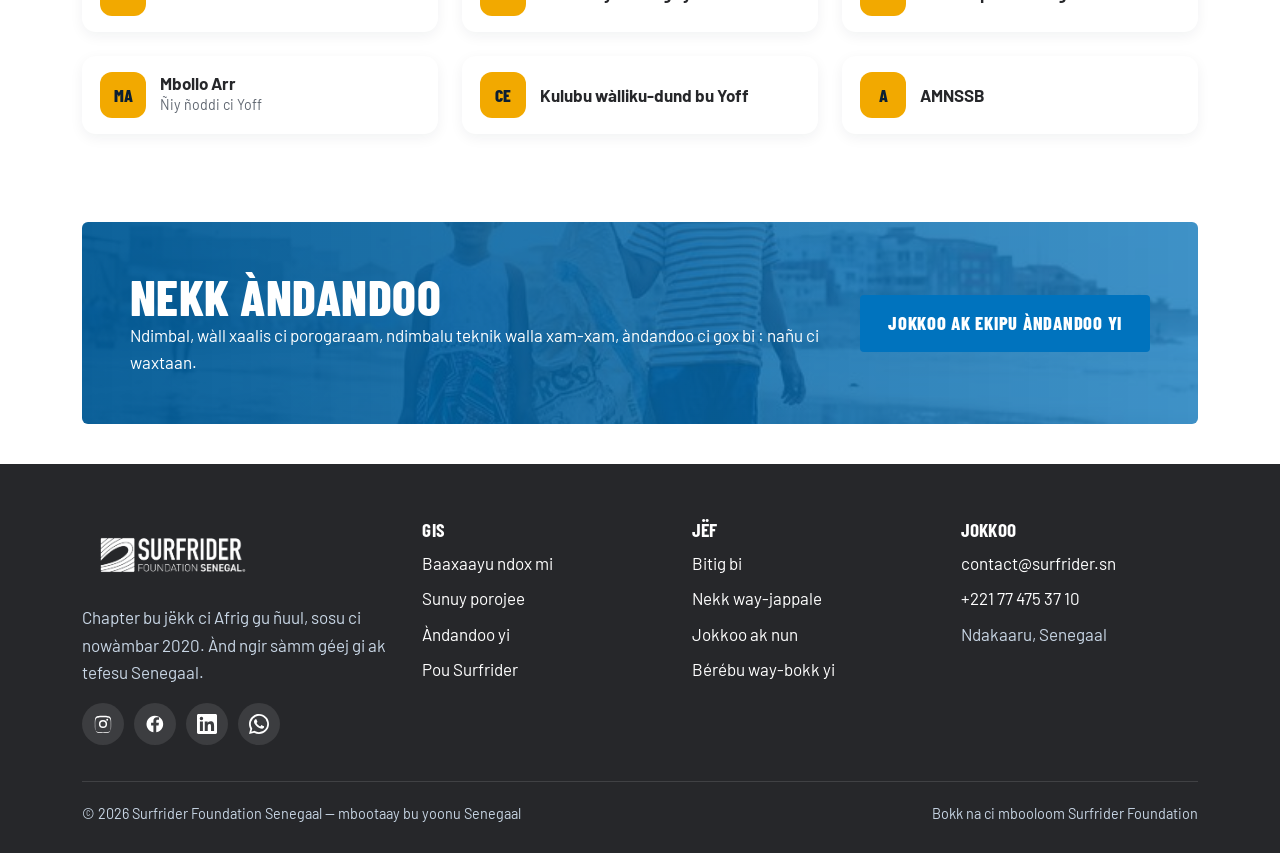
<file: partenaires.html>
<!doctype html>
<html lang="fr">
<head>
  <meta charset="utf-8">
  <meta name="viewport" content="width=device-width, initial-scale=1">
  <title>Partenaires – Surfrider Sénégal</title>
  <meta name="description" content="Les partenaires institutionnels, scientifiques, associatifs et financiers de la Surfrider Foundation Sénégal.">
  <meta name="theme-color" content="#0073BE">
  <link rel="icon" href="assets/img/logo-symbole-bleu.png">
  <link rel="preconnect" href="https://fonts.googleapis.com">
  <link rel="preconnect" href="https://fonts.gstatic.com" crossorigin>
  <link href="https://fonts.googleapis.com/css2?family=Barlow+Condensed:wght@600;700;800&family=Barlow:wght@400;500;600;700&display=swap" rel="stylesheet">
  <link rel="stylesheet" href="assets/css/style.css?v=20261140">
  <script src="assets/js/config.js?v=20261140"></script>
  <script src="assets/js/i18n.js?v=20261119"></script>
  <script src="assets/js/main.js?v=20261118" defer></script>
</head>
<body>
  <div data-site-header></div>

  <main>
    <section class="hero photo page-hero" style="--hero-img:url(../img/photos/benevole-gants.jpg)">
      <div class="container">
        <span class="eyebrow">Merci !</span>
        <h1>Nos partenaires</h1>
        <p class="lead">La Surfrider Foundation Sénégal remercie chaleureusement toutes celles et ceux qui agissent à ses côtés pour préserver l'océan.</p>
      </div>
      <svg class="hero-waves" viewBox="0 0 1440 120" preserveAspectRatio="none" aria-hidden="true">
        <path d="M0 60 C 240 120 480 0 720 50 S 1200 110 1440 40 V120 H0Z" fill="#FFFFFF" opacity=".35"/>
        <path d="M0 80 C 260 30 520 120 780 80 S 1240 40 1440 90 V120 H0Z" fill="#FFFFFF"/>
      </svg>
    </section>

    <div id="partners"></div>

    <section class="section section-tight">
      <div class="container">
        <div class="cta-band">
          <div>
            <h2>Devenir partenaire</h2>
            <p style="margin:0">Mécénat, financement de programme, appui technique ou scientifique, partenariat local : parlons-en.</p>
          </div>
          <a class="btn btn-primary" href="contact.html">Contacter l'équipe partenariats</a>
        </div>
      </div>
    </section>
  </main>

  <div data-site-footer></div>

  <script>
    /* Une ligne par partenaire : [nom, précision, logo, site web, "dark" si logo blanc]
       Pour ajouter un logo : déposer l'image dans assets/img/partenaires/ et
       indiquer son chemin en 3e position ; le site web en 4e position rend la
       carte cliquable. Laisser "" pour une case vide. */
    const L = (f) => "assets/img/partenaires/" + f;
    const GROUPS = [
      { title: "Institutions publiques", color: "#00853F", items: [
        ["République du Sénégal", "Gouvernement du Sénégal", L("gouvernement-senegal.jpg"), "https://primature.sn/"], ["Ministère de l'Environnement et de la Transition Écologique", "MEETE"],
        ["DEEC", "Direction de l'Environnement et des Établissements Classés", L("deec.png"), "https://www.denv.gouv.sn/"], ["ONL", "Observatoire National du Littoral", L("onl.png"), "https://onl.sn/"],
        ["Ville de Dakar"], ["Commune de Ouakam"], ["Commune de Yoff"], ["Commune de Ngor"], ["Ville de Cenon", "", "", "https://www.cenon.fr/"]
      ]},
      { title: "Coopération & ambassades", color: "#0072BC", items: [
        ["Ambassade d'Irlande", "", L("ambassade-irlande.png"), "https://www.ireland.ie/en/senegal/dakar/", "dark"], ["Ambassade de France", "", L("ambassade-france.ico"), "https://sn.diplomatie.gouv.fr/"], ["Ambassade du Portugal", "", L("ambassade-portugal.jpg"), "https://dakar.embaixadaportugal.mne.gov.pt/fr/"], ["AFD", "Agence Française de Développement", L("afd.png"), "https://www.afd.fr/"]
      ]},
      { title: "Recherche & expertise", color: "#E31B23", items: [
        ["Institut Pasteur de Dakar", "", "", "https://www.pasteur.sn/"], ["IRD", "Institut de Recherche pour le Développement", L("ird.png"), "https://www.ird.fr/"], ["UCAD", "Université Cheikh Anta Diop", L("ucad.jpg"), "https://www.ucad.sn/"], ["GRET", "", L("gret.svg"), "https://gret.org/"]
      ]},
      { title: "Réseau Surfrider & ONG", color: "#0B1F33", items: [
        ["Surfrider Foundation Europe", "", L("surfrider-europe.webp"), "https://surfrider.eu/"], ["Women for Sea", "", L("women-for-sea.png"), "https://womenforsea.fr/"],
        ["CARE", "", L("care.svg"), "https://www.carefrance.org/"], ["Planète Urgence", "", L("planete-urgence.svg"), "https://planete-urgence.org/", "dark"]
      ]},
      { title: "Entreprises & mécènes", color: "#0273BE", items: [
        ["Decathlon Sénégal", "", L("decathlon-senegal.png"), "https://www.decathlon.sn/"],
        ["Centrimex", "Transitaire international", L("centrimex.png"), "https://www.centrimex.com/"],
        ["Sentrak Logistics", "Logistique, Dakar", L("sentrak-logistics.png"), "https://sentrak.sn/"],
        ["Domaine de Caylus", "", L("domaine-de-caylus.jpg")]
      ]},
      { title: "Écoles, clubs & shops de surf", color: "#6D28D9", items: [
        ["Copacabana Surf Village", "Virage, Dakar", L("copacabana-surf-village.jpg"), "https://www.copacabanasurfvillage.com/"],
        ["Surfing Saint-Gilles", "Club et école de surf, Vendée", L("surfing-saint-gilles.png"), "https://www.surfing-stgilles.com/"],
        ["Keep Cool Surfing", "École de surf, Brétignolles-sur-Mer", L("keep-cool-surfing.jpg"), "https://www.keepcoolsurfing.com/"],
        ["Les balades de Chloé", "Surf et paddle, Saint-Gilles-Croix-de-Vie", L("balades-de-chloe.jpg"), "https://legangdessirenes.fr/"],
        ["The Glassy House", "", L("the-glassy-house.png")],
        ["Point Break", "", L("point-break.jpg")],
        ["Mika", "", L("mika.jpg")],
        ["Salty", "", L("salty.png")],
        ["Jam'in Surfboards", "", L("jamin-surfboards.jpg")]
      ]},
      { title: "Acteurs locaux du littoral", color: "#F2A900", items: [
        ["APECSY"], ["Association des étudiants de Yoff"], ["Les Dauphins de Ngor"], ["Mbollo Arr", "Plongeurs de Yoff"],
        ["Club environnemental de Yoff"], ["AMNSSB"]
      ]}
    ];
    const initials = (n) => n.replace(/[’']/g, " ").split(/\s+/).filter(w => w.length > 2 || /^[A-Z]{2,}$/.test(w)).slice(0, 2).map(w => w[0]).join("").toUpperCase() || n.slice(0, 2).toUpperCase();
    document.getElementById("partners").innerHTML = GROUPS.map((g, i) => `
      <section class="section ${i % 2 ? "section-white" : ""}" style="padding:48px 0">
        <div class="container">
          <h2 style="font-size:2rem"><span style="display:inline-block;width:14px;height:14px;border-radius:4px;background:${g.color};margin-right:10px;vertical-align:4px"></span>${g.title}</h2>
          <div class="grid grid-3">
            ${g.items.map(([name, sub, logo, url, tone]) => {
              const inner = `
                ${logo ? `<span class="logo${tone === "dark" ? " dark" : ""}"><img src="${logo}" alt="Logo ${name.replace(/"/g, "&quot;")}" loading="lazy"></span>` : `<span class="mono" style="background:${g.color}${g.color === "#F2A900" ? ";color:#0B1F33" : ""}">${initials(name)}</span>`}
                <span><strong>${name}</strong>${sub ? `<small>${sub}</small>` : ""}${url ? `<small class="go">${new URL(url).hostname.replace(/^www\./, "")} ↗</small>` : ""}</span>`;
              return url ? `<a class="partner partner-link" href="${url}" target="_blank" rel="noopener">${inner}</a>` : `<div class="partner">${inner}</div>`;
            }).join("")}
          </div>
        </div>
      </section>`).join("");
  </script>
</body>
</html>
</file>
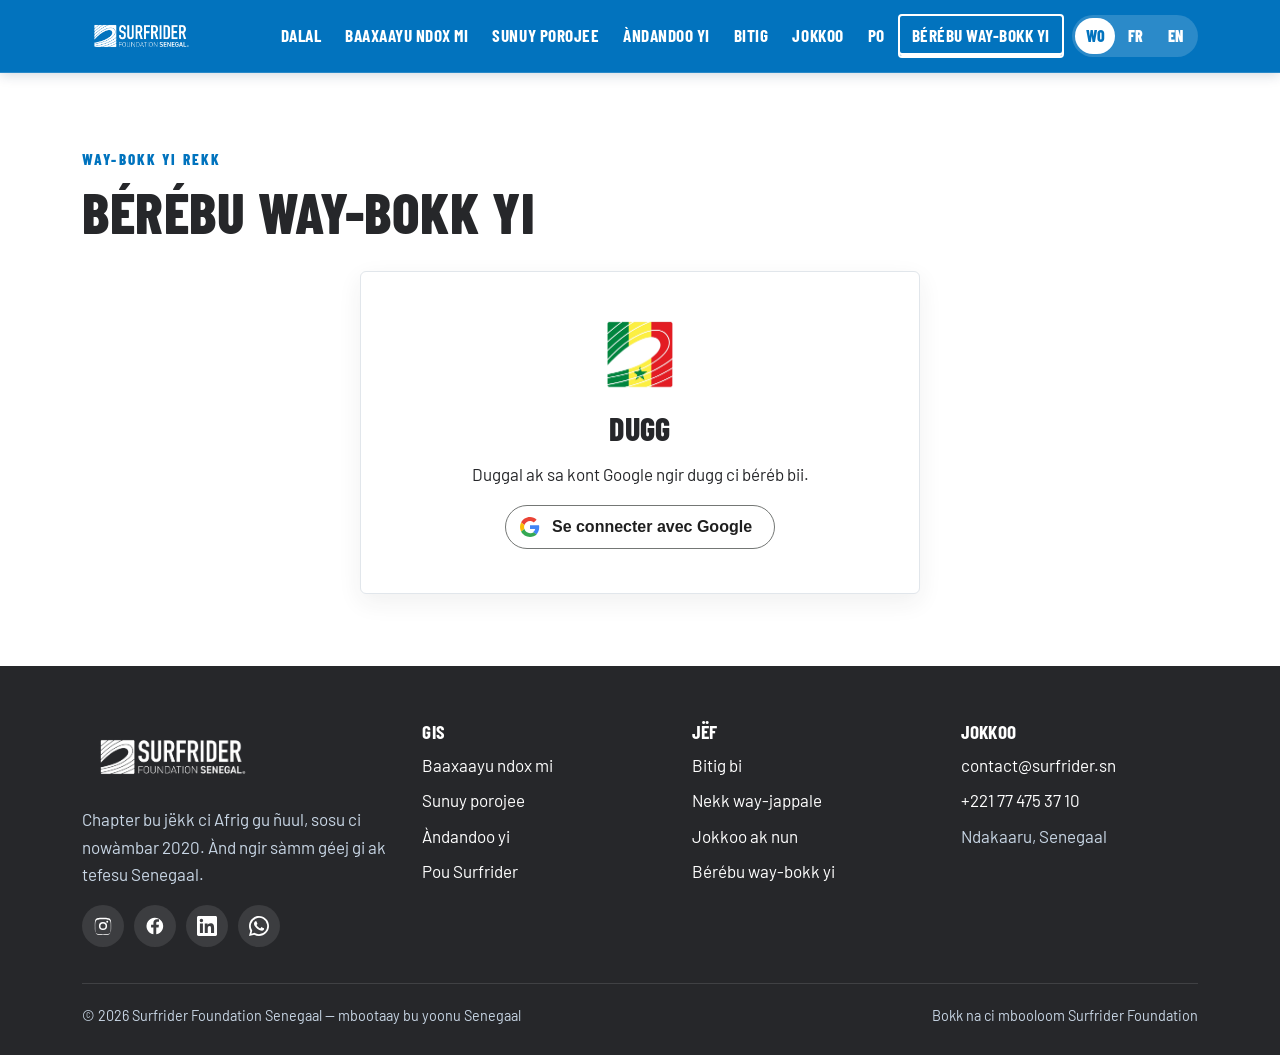
<file: prelevements.html>
<!doctype html>
<html lang="fr">
<head>
  <meta charset="utf-8">
  <meta name="robots" content="noindex">
  <title>Espace membres – Surfrider Sénégal</title>
  <meta http-equiv="refresh" content="0; url=membres.html#prelevements">
  <script>location.replace("membres.html#prelevements");</script>
</head>
<body><p><a href="membres.html#prelevements">Espace membres</a></p></body>
</html>
</file>
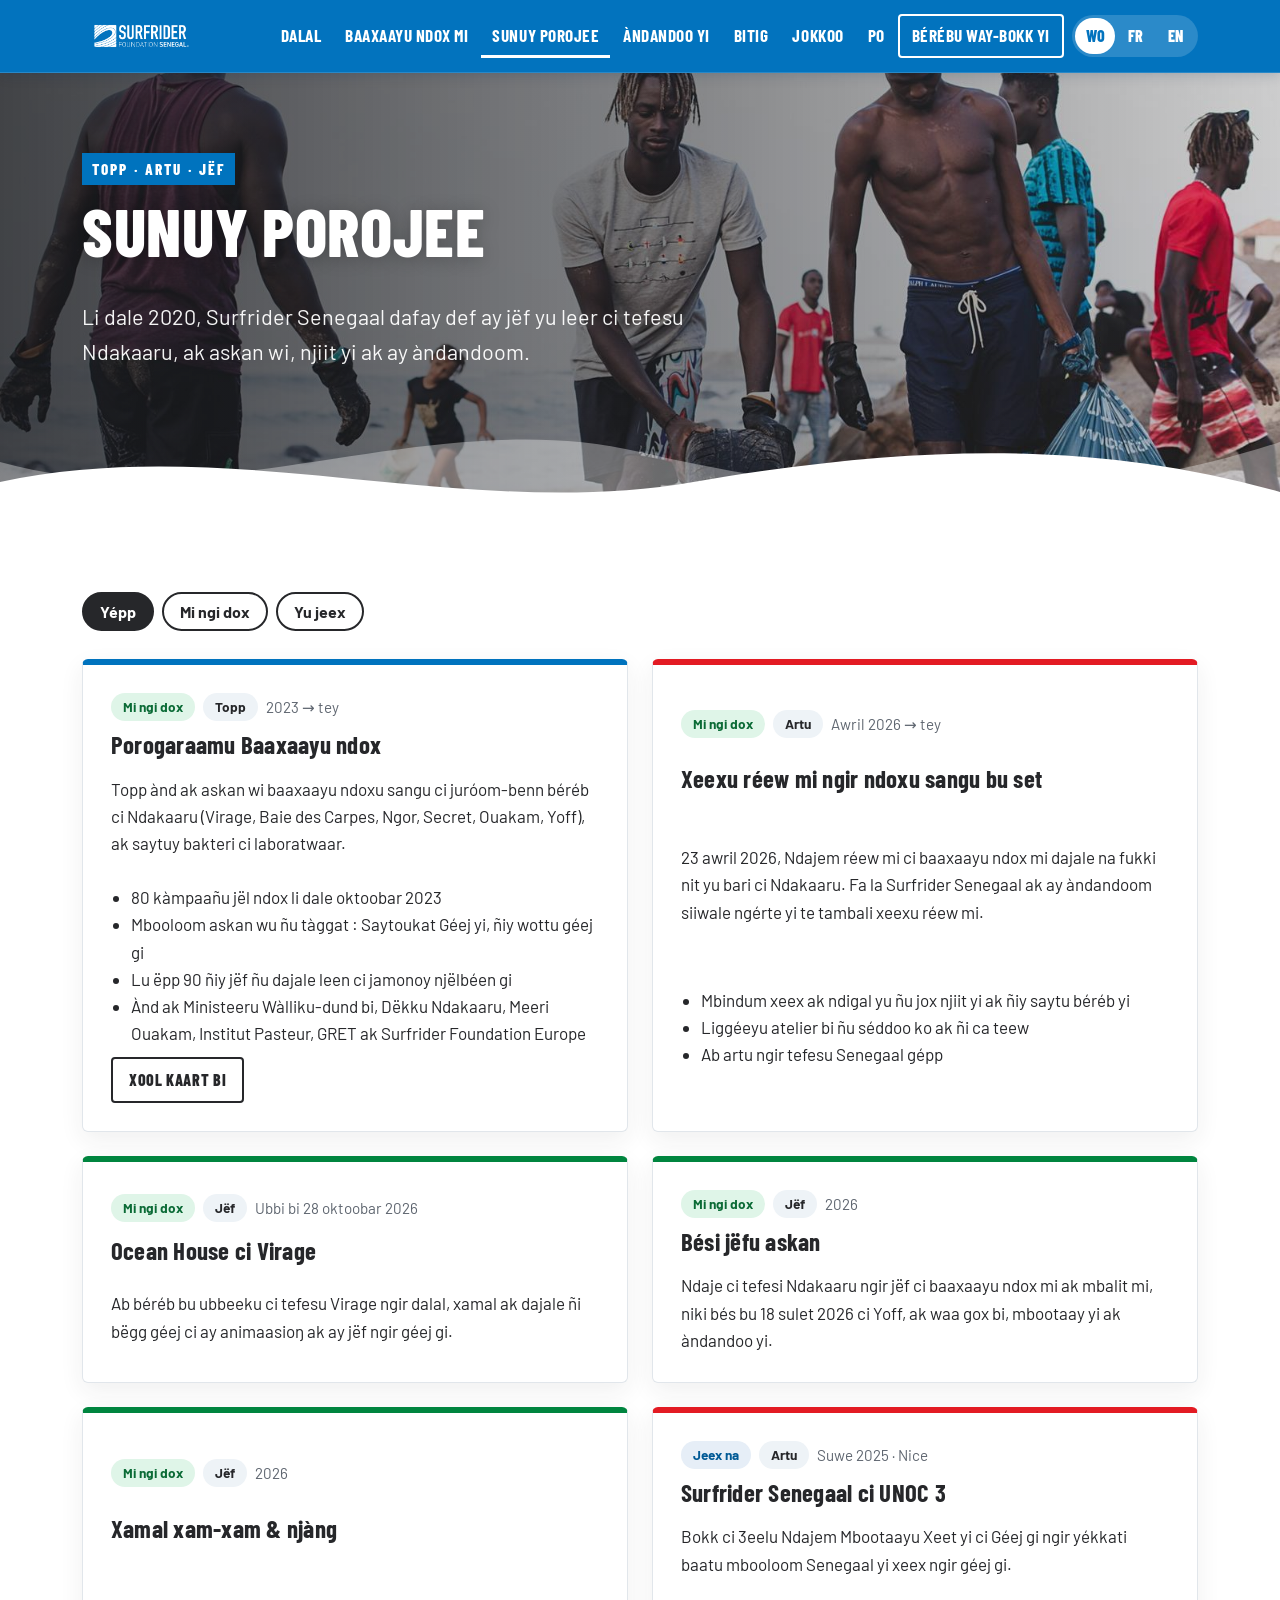
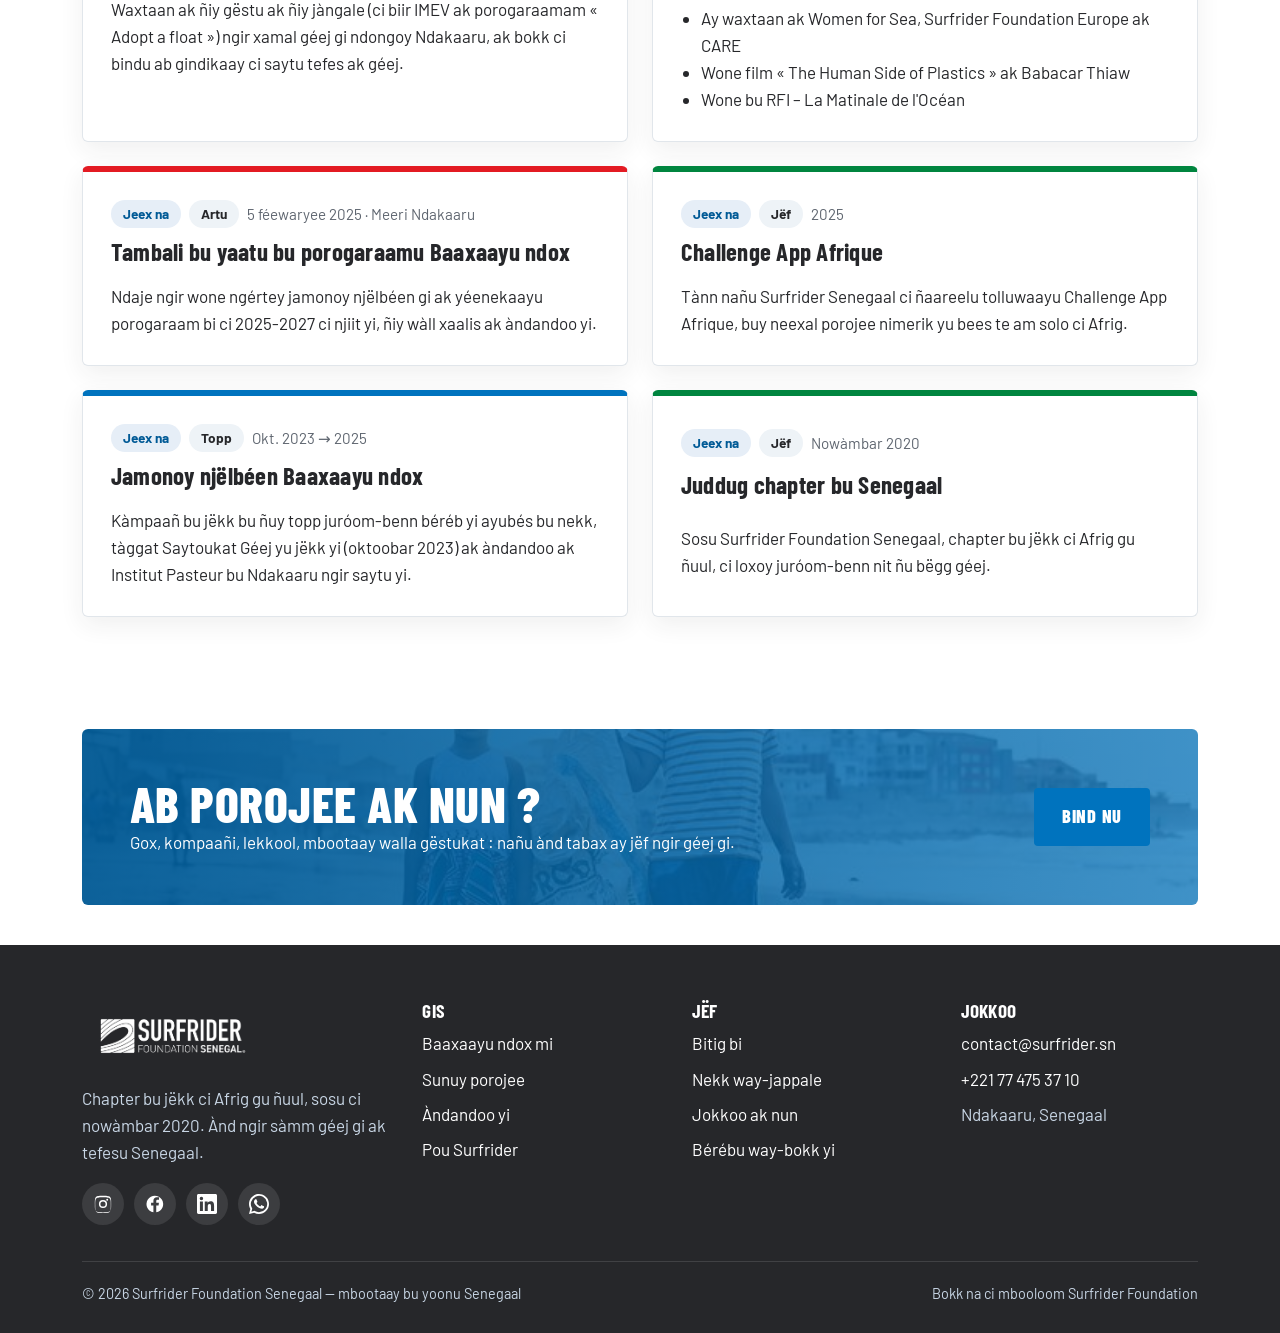
<file: projets.html>
<!doctype html>
<html lang="fr">
<head>
  <meta charset="utf-8">
  <meta name="viewport" content="width=device-width, initial-scale=1">
  <title>Nos projets – Surfrider Sénégal</title>
  <meta name="description" content="Les projets passés et en cours de la Surfrider Foundation Sénégal : qualité de l'eau, Ocean House, sensibilisation, plaidoyer.">
  <meta name="theme-color" content="#0073BE">
  <link rel="icon" href="assets/img/logo-symbole-bleu.png">
  <link rel="preconnect" href="https://fonts.googleapis.com">
  <link rel="preconnect" href="https://fonts.gstatic.com" crossorigin>
  <link href="https://fonts.googleapis.com/css2?family=Barlow+Condensed:wght@600;700;800&family=Barlow:wght@400;500;600;700&display=swap" rel="stylesheet">
  <link rel="stylesheet" href="assets/css/style.css?v=20261140">
  <script src="assets/js/config.js?v=20261140"></script>
  <script src="assets/js/i18n.js?v=20261119"></script>
  <script src="data/projects.js?v=20261117"></script>
  <script src="assets/js/main.js?v=20261118" defer></script>
</head>
<body>
  <div data-site-header></div>

  <main>
    <section class="hero photo page-hero" style="--hero-img:url(../img/photos/pneu-equipe.jpg)">
      <div class="container">
        <span class="eyebrow">Monitorer · Alerter · Agir</span>
        <h1>Nos projets</h1>
        <p class="lead">Depuis 2020, la Surfrider Sénégal mène des actions concrètes sur le littoral dakarois, avec les citoyen·ne·s, les institutions et ses partenaires.</p>
      </div>
      <svg class="hero-waves" viewBox="0 0 1440 120" preserveAspectRatio="none" aria-hidden="true">
        <path d="M0 60 C 240 120 480 0 720 50 S 1200 110 1440 40 V120 H0Z" fill="#FFFFFF" opacity=".35"/>
        <path d="M0 80 C 260 30 520 120 780 80 S 1240 40 1440 90 V120 H0Z" fill="#FFFFFF"/>
      </svg>
    </section>

    <section class="section">
      <div class="container">
        <div class="filters" role="group" aria-label="Filtrer les projets">
          <button type="button" data-filter="all" aria-pressed="true">Tous</button>
          <button type="button" data-filter="live" aria-pressed="false">En cours</button>
          <button type="button" data-filter="done" aria-pressed="false">Réalisés</button>
        </div>
        <div id="projects" class="grid grid-2"></div>
      </div>
    </section>

    <section class="section section-tight">
      <div class="container">
        <div class="cta-band">
          <div>
            <h2>Un projet avec nous ?</h2>
            <p style="margin:0">Collectivité, entreprise, école, association ou chercheur·se : construisons ensemble des actions pour l'océan.</p>
          </div>
          <a class="btn btn-primary" href="contact.html">Nous écrire</a>
        </div>
      </div>
    </section>
  </main>

  <div data-site-footer></div>

  <script>
    const PROJECTS = window.SF_PROJECTS;
    const COLORS = { Monitorer: "var(--blue)", Alerter: "var(--red)", Agir: "var(--green)" };
    const root = document.getElementById("projects");
    function render(filter) {
      root.innerHTML = PROJECTS.filter(p => filter === "all" || p.status === filter).map(p => `
        <article class="card card-accent project" style="border-top-color:${COLORS[p.theme]}">
          <div class="meta">
            <span class="tag ${p.status === "live" ? "tag-live" : "tag-done"}">${p.status === "live" ? "En cours" : "Réalisé"}</span>
            <span class="tag">${p.theme}</span>
            <span>${p.period}</span>
          </div>
          <h3>${p.title}</h3>
          <p>${p.text}</p>
          ${p.points ? `<ul>${p.points.map(x => `<li>${x}</li>`).join("")}</ul>` : ""}
          ${p.link ? `<div><a class="btn btn-outline btn-sm" href="${p.link[0]}">${p.link[1]}</a></div>` : ""}
        </article>`).join("");
    }
    document.querySelectorAll("[data-filter]").forEach(b => b.addEventListener("click", () => {
      document.querySelectorAll("[data-filter]").forEach(x => x.setAttribute("aria-pressed", x === b));
      render(b.dataset.filter);
    }));
    render("all");
  </script>
</body>
</html>
</file>
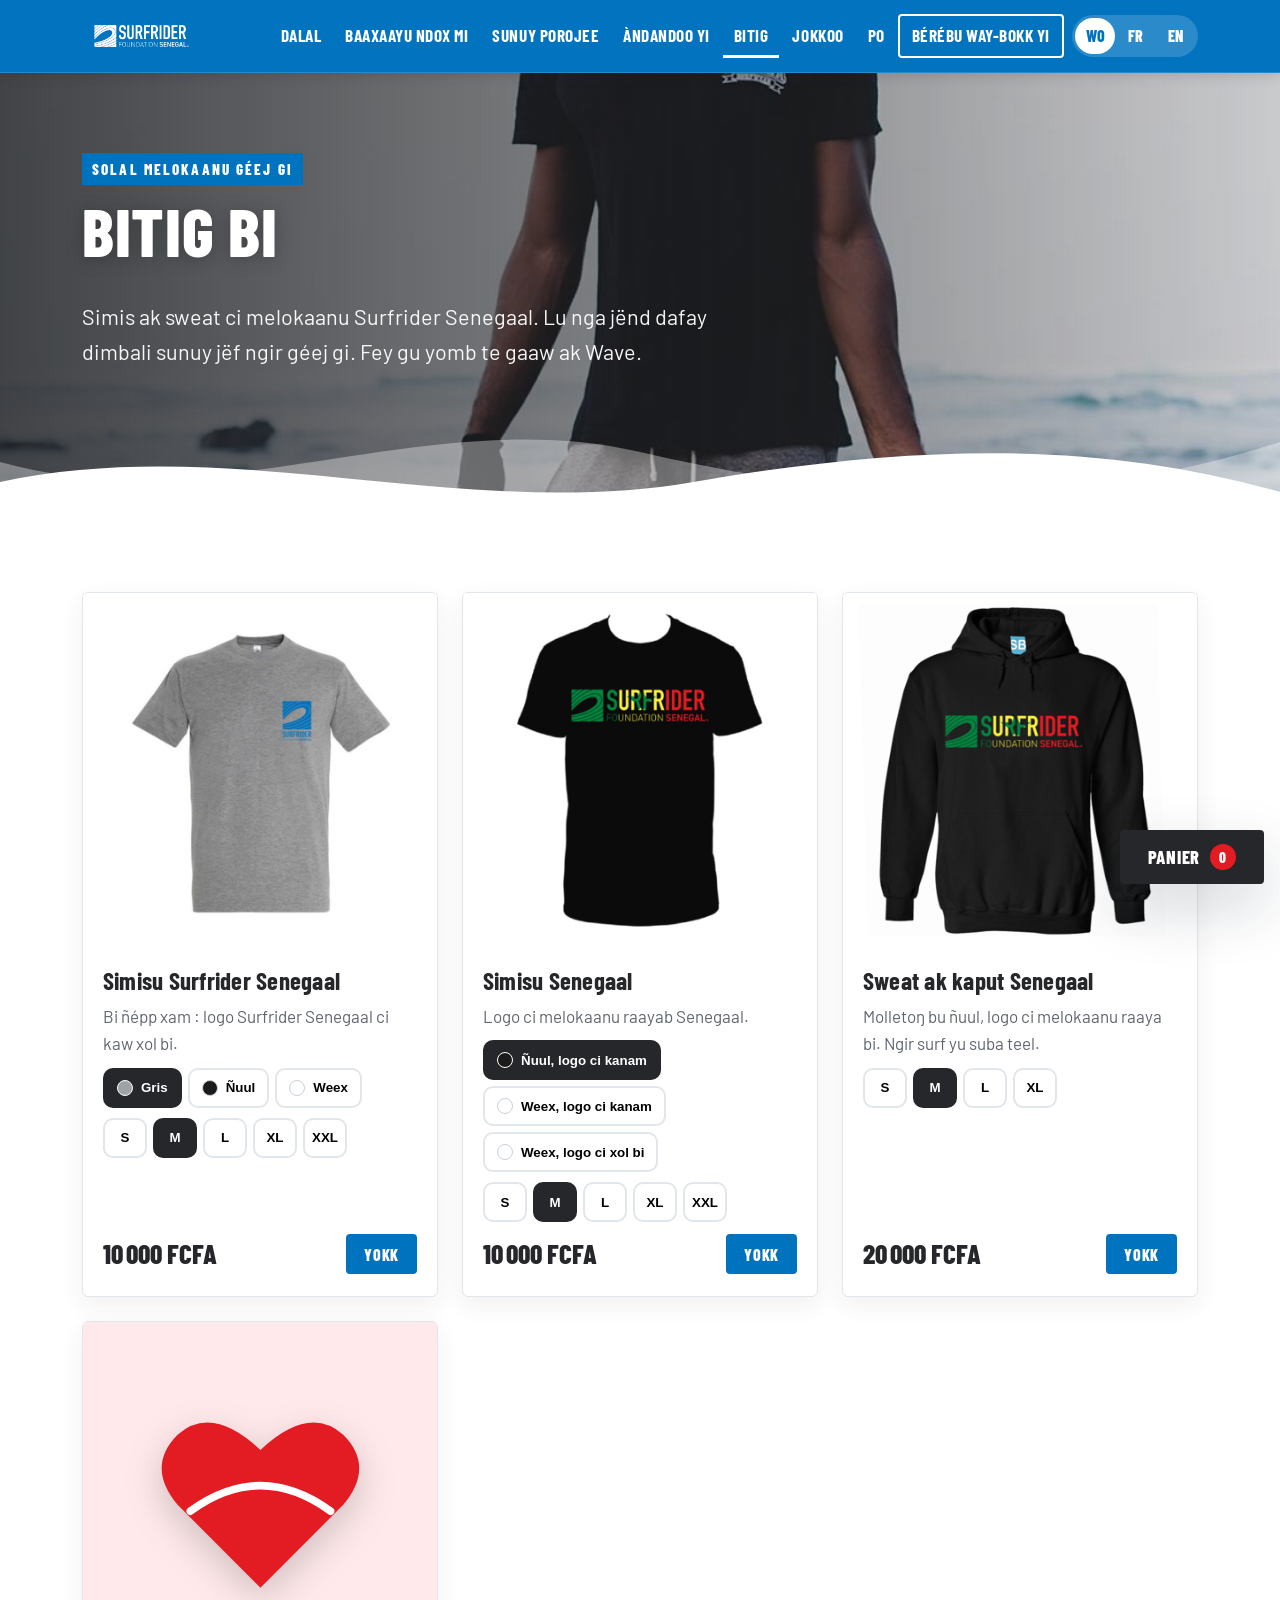
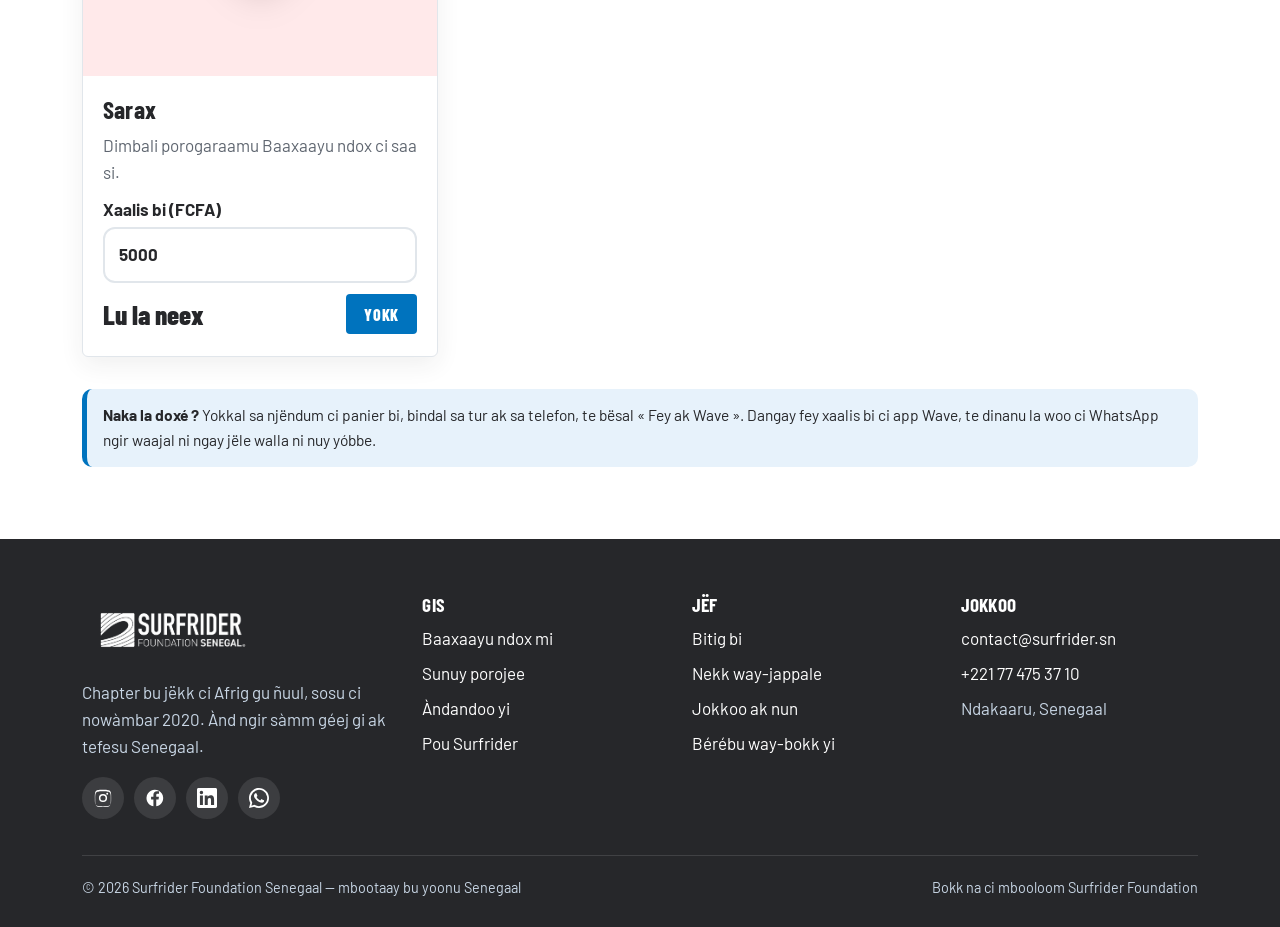
<file: shop.html>
<!doctype html>
<html lang="fr">
<head>
  <meta charset="utf-8">
  <meta name="viewport" content="width=device-width, initial-scale=1">
  <title>Shop – Surfrider Sénégal</title>
  <meta name="description" content="T-shirts et sweats Surfrider Foundation Sénégal. Paiement par Wave. Chaque achat soutient la protection de l'océan.">
  <meta name="theme-color" content="#0073BE">
  <link rel="icon" href="assets/img/logo-symbole-bleu.png">
  <link rel="preconnect" href="https://fonts.googleapis.com">
  <link rel="preconnect" href="https://fonts.gstatic.com" crossorigin>
  <link href="https://fonts.googleapis.com/css2?family=Barlow+Condensed:wght@600;700;800&family=Barlow:wght@400;500;600;700&display=swap" rel="stylesheet">
  <link rel="stylesheet" href="assets/css/style.css?v=20261140">
  <script src="assets/js/config.js?v=20261140"></script>
  <script src="assets/js/i18n.js?v=20261119"></script>
  <script src="assets/js/main.js?v=20261118" defer></script>
  <script src="assets/js/shop.js?v=20261120" defer></script>
</head>
<body>
  <div data-site-header></div>

  <main>
    <section class="hero photo page-hero" style="--hero-img:url(../img/photos/benevole-sac.jpg)">
      <div class="container">
        <span class="eyebrow">Porte les couleurs de l'océan</span>
        <h1>Le shop</h1>
        <p class="lead">T-shirts et sweats aux couleurs de la Surfrider Sénégal. Chaque achat finance directement nos actions pour l'océan. Paiement simple et rapide avec Wave.</p>
      </div>
      <svg class="hero-waves" viewBox="0 0 1440 120" preserveAspectRatio="none" aria-hidden="true">
        <path d="M0 60 C 240 120 480 0 720 50 S 1200 110 1440 40 V120 H0Z" fill="#FFFFFF" opacity=".35"/>
        <path d="M0 80 C 260 30 520 120 780 80 S 1240 40 1440 90 V120 H0Z" fill="#FFFFFF"/>
      </svg>
    </section>

    <section class="section">
      <div class="container">
        <div id="pay-status" class="notice pay-status" role="status" aria-live="polite" hidden></div>
        <div class="grid grid-3" id="products"></div>
        <div class="notice notice-blue" style="margin-top:32px">
          <strong>Comment ça marche ?</strong> Ajoute tes articles au panier, indique ton nom et ton téléphone, puis clique sur « Payer avec Wave ». Tu règles le montant exact dans l'app Wave, puis nous te contactons sur WhatsApp pour le retrait à Dakar ou la livraison.
        </div>
      </div>
    </section>
  </main>

  <button class="btn btn-dark cart-fab" id="cart-open" type="button" aria-haspopup="dialog">
    <span>Panier</span> <span class="cart-count" id="cart-count" data-no-i18n>0</span>
  </button>

  <div class="drawer" id="cart" role="dialog" aria-modal="true" aria-labelledby="cart-title">
    <div class="backdrop" data-close></div>
    <div class="panel">
      <div style="display:flex;justify-content:space-between;align-items:center">
        <h2 id="cart-title" style="margin:0;font-size:2rem">Ton panier</h2>
        <button class="btn btn-outline btn-sm" type="button" data-close>Fermer</button>
      </div>
      <div id="cart-lines"></div>
      <div style="display:flex;justify-content:space-between;font-family:var(--font-display);font-size:1.6rem;font-weight:800">
        <span>Total</span><span id="cart-total">0 FCFA</span>
      </div>
      <form class="form" id="checkout">
        <label>Prénom et nom<input name="name" required autocomplete="name"></label>
        <label>Téléphone (WhatsApp)<input name="phone" required type="tel" autocomplete="tel" placeholder="77 000 00 00"></label>
        <label>Retrait / livraison
          <select name="delivery">
            <option>Retrait à l'Ocean House (Virage)</option>
            <option>Livraison à Dakar (frais à convenir)</option>
          </select>
        </label>
        <button class="btn wave-pay" type="submit" id="pay-btn">Payer avec Wave</button>
        <p id="pay-help" style="font-size:.92rem;color:var(--muted);margin:0"></p>
      </form>
    </div>
  </div>

  <div data-site-footer></div>
</body>
</html>
</file>
<file: assets/css/style.css>
/* Surfrider Foundation Sénégal — feuille de style principale */
:root {
  --green: #00853F;
  --yellow: #FDEF42;
  --red: #E31B23;
  --blue: #0073BE;
  --blue-deep: #005A96;
  --header-blue: #0273BE; /* bleu Surfrider (surfrider.eu) */
  --navy: #26272A;
  --navy-2: #34363A;
  --sky: #A8C5D8;
  --sand: #EEF3F7;
  --sand-2: #F5F6F7;
  --ink: #26272A;
  --muted: #5F6670;
  --line: #E1E6EB;
  --white: #fff;
  --good: #1E9E55;
  --mid: #F2A900;
  --bad: #E31B23;
  --radius: 6px;
  --radius-sm: 4px;
  --shadow: 0 10px 30px rgba(11, 31, 51, .10);
  --shadow-lg: 0 24px 60px rgba(11, 31, 51, .18);
  --font-display: "Barlow Condensed", "Arial Narrow", sans-serif;
  --font-body: "Barlow", system-ui, -apple-system, "Segoe UI", sans-serif;
  --max: 1180px;
}

*, *::before, *::after { box-sizing: border-box; }
html { scroll-behavior: smooth; -webkit-text-size-adjust: 100%; }
body {
  margin: 0; font-family: var(--font-body); font-size: 17px; line-height: 1.6;
  color: var(--ink); background: var(--white);
}
img { max-width: 100%; height: auto; display: block; }
a { color: var(--blue); }
h1, h2, h3, h4 { font-family: var(--font-display); line-height: 1.05; margin: 0 0 .5em; letter-spacing: .01em; }
h1 { font-size: clamp(2.6rem, 7vw, 5rem); font-weight: 800; text-transform: uppercase; }
h2 { font-size: clamp(2rem, 4.5vw, 3.1rem); font-weight: 800; text-transform: uppercase; }
h3 { font-size: 1.55rem; font-weight: 700; }
p { margin: 0 0 1em; }
.container { width: 100%; max-width: var(--max); margin: 0 auto; padding: 0 16px; }
@media (min-width: 768px) { .container { padding: 0 32px; } }
.visually-hidden { position: absolute !important; width: 1px; height: 1px; overflow: hidden; clip: rect(0 0 0 0); }
:focus-visible { outline: 3px solid var(--yellow); outline-offset: 2px; border-radius: 4px; }

/* ---- En-tête ------------------------------------------------------------ */
.site-header {
  position: sticky; top: 0; z-index: 50; background: var(--header-blue);
  border-bottom: 1px solid rgba(255,255,255,.15); box-shadow: 0 2px 12px rgba(0,40,80,.18);
}
.nav { display: flex; align-items: center; justify-content: space-between; gap: 16px; height: 72px; }
.brand img { height: 46px; width: auto; }
.nav-links { display: flex; align-items: center; gap: 2px; list-style: none; margin: 0; padding: 0; }
.nav-links a {
  display: block; padding: 8px 11px; border-radius: 999px; color: var(--white); text-decoration: none; white-space: nowrap;
  font-family: var(--font-display); font-weight: 700; font-size: 1.08rem; text-transform: uppercase; letter-spacing: .03em;
}
.nav-links a:hover { background: rgba(255,255,255,.14); }
.nav-links a[aria-current="page"] { background: transparent; color: var(--white); box-shadow: inset 0 -3px 0 var(--white); border-radius: 0; }
.nav-links .nav-members a { border: 2px solid var(--white); padding: 6px 12px; border-radius: 4px; }
.lang-switch { display: inline-flex; background: rgba(255,255,255,.16); border-radius: 999px; padding: 3px; margin-left: 6px; }
.lang-switch button { border: 0; background: transparent; font-family: var(--font-display); font-weight: 800; font-size: 1rem; padding: 6px 10px; border-radius: 999px; cursor: pointer; color: var(--white); min-width: 40px; min-height: 36px; }
.lang-switch button[aria-pressed="true"] { background: var(--white); color: var(--header-blue); }
.site-header :focus-visible { outline-color: var(--white); }
@media (max-width: 1240px) { .nav-lang { padding: 8px 16px; } .lang-switch { margin: 0; } .lang-switch button { font-size: 1.15rem; padding: 8px 16px; } }
.nav-toggle { display: none; background: none; border: 0; width: 48px; height: 48px; cursor: pointer; color: var(--white); }
.nav-toggle svg { width: 30px; height: 30px; }
@media (max-width: 1240px) {
  .nav-toggle { display: inline-flex; align-items: center; justify-content: center; }
  .nav-links {
    position: fixed; inset: 72px 0 auto 0; flex-direction: column; align-items: stretch; gap: 4px;
    background: var(--header-blue); padding: 12px 16px 24px; box-shadow: var(--shadow-lg);
    transform: translateY(-140%); transition: transform .3s ease; max-height: calc(100vh - 72px); overflow: auto;
  }
  .nav-links.open { transform: none; }
  .nav-links a { font-size: 1.35rem; padding: 12px 16px; }
}

/* ---- Boutons ------------------------------------------------------------ */
.btn {
  display: inline-flex; align-items: center; justify-content: center; gap: 10px; min-height: 48px;
  padding: 12px 26px; border-radius: 4px; border: 2px solid transparent; cursor: pointer;
  font-family: var(--font-display); font-weight: 800; font-size: 1.15rem; text-transform: uppercase; letter-spacing: .04em;
  text-decoration: none; transition: transform .15s ease, box-shadow .15s ease, background .15s;
}
.btn:hover { transform: translateY(-2px); box-shadow: var(--shadow); }
.btn-primary { background: var(--blue); color: var(--white); }
.btn-primary:hover { background: var(--blue-deep); }
.btn-yellow { background: var(--yellow); color: var(--navy); }
.btn-blue { background: var(--blue); color: var(--white); }
.btn-dark { background: var(--navy); color: var(--white); }
.btn-green { background: var(--green); color: var(--white); }
.btn-ghost { background: transparent; color: var(--white); border-color: var(--white); }
.btn-ghost:hover { background: var(--white); color: var(--navy); }
.btn-outline { background: transparent; color: var(--navy); border-color: var(--navy); }
.btn-sm { min-height: 40px; padding: 8px 16px; font-size: 1rem; }
.btn[disabled] { opacity: .5; cursor: not-allowed; transform: none; box-shadow: none; }

/* ---- Héros -------------------------------------------------------------- */
.hero {
  position: relative; overflow: hidden; color: var(--white);
  background: radial-gradient(1200px 600px at 80% -10%, #1C8FD6 0%, transparent 60%),
              linear-gradient(160deg, var(--blue) 0%, var(--blue-deep) 45%, var(--navy) 100%);
  padding: 72px 0 140px;
}
.hero.photo {
  background: linear-gradient(90deg, rgba(20,22,26,.78) 0%, rgba(20,22,26,.45) 55%, rgba(20,22,26,.12) 100%), var(--hero-img) center/cover no-repeat;
  min-height: min(80vh, 720px); display: flex; align-items: center; padding: 96px 0 150px;
}
.hero.photo.page-hero { min-height: 440px; padding: 80px 0 130px; }
.hero h1 { text-shadow: 0 2px 18px rgba(0,0,0,.25); }
@media (max-width: 700px) { .hero.photo { background: linear-gradient(180deg, rgba(20,22,26,.35) 0%, rgba(20,22,26,.82) 100%), var(--hero-img) center/cover no-repeat; } }
.hero .eyebrow { color: var(--white); background: var(--blue); padding: 4px 10px; }
.hero p.lead { font-size: clamp(1.1rem, 2.2vw, 1.35rem); max-width: 640px; opacity: .95; }
.hero-actions { display: flex; flex-wrap: wrap; gap: 12px; margin-top: 28px; }
.hero-grid { display: grid; gap: 40px; align-items: center; }
@media (min-width: 900px) { .hero-grid { grid-template-columns: 1.25fr .75fr; } }
.hero-logo { background: var(--white); border-radius: var(--radius); padding: 22px; box-shadow: var(--shadow-lg); width: min(230px, 60vw); margin: 0 0 0 auto; }
.hero-logo img { width: 100%; height: auto; }
.hero-waves { position: absolute; left: 0; right: 0; bottom: -2px; width: 100%; height: 120px; }
.page-hero { padding: 56px 0 120px; }
.page-hero h1 { font-size: clamp(2.4rem, 6vw, 4.2rem); }
.eyebrow { display: inline-block; font-family: var(--font-display); font-weight: 800; text-transform: uppercase; letter-spacing: .14em; font-size: .95rem; color: var(--blue); margin-bottom: 10px; }

/* ---- Sections ----------------------------------------------------------- */
.section { padding: 72px 0; }
.section-tight { padding: 40px 0; }
.section-sand { background: var(--sand-2); }
.section-white { background: var(--sand-2); }
.section-dark { background: var(--navy); color: var(--white); }
.section-dark .eyebrow { color: var(--yellow); }
.section-head { max-width: 760px; margin-bottom: 36px; }
.section-head p { color: var(--muted); font-size: 1.1rem; }
.section-dark .section-head p { color: #C8D6E5; }

.grid { display: grid; gap: 24px; }
@media (min-width: 640px) { .grid-2 { grid-template-columns: repeat(2, 1fr); } .grid-3 { grid-template-columns: repeat(2, 1fr); } .grid-4 { grid-template-columns: repeat(2, 1fr); } }
@media (min-width: 980px) { .grid-3 { grid-template-columns: repeat(3, 1fr); } .grid-4 { grid-template-columns: repeat(4, 1fr); } }

.card { background: var(--white); border-radius: var(--radius); padding: 28px; border: 1px solid var(--line); box-shadow: 0 8px 24px rgba(38,39,42,.07); position: relative; }
.card h3 { margin-bottom: .35em; }
.card p:last-child { margin-bottom: 0; }
.card-accent { border-top: 6px solid var(--blue); }
.card-green { border-top-color: var(--green); }
.card-yellow { border-top-color: var(--yellow); }
.card-red { border-top-color: var(--red); }
.card .num { font-family: var(--font-display); font-size: 3.4rem; font-weight: 800; line-height: 1; color: var(--blue); }

/* Missions */
.mission { display: flex; flex-direction: column; gap: 12px; }
.mission .icon { width: 64px; height: 64px; border-radius: 18px; display: grid; place-items: center; color: var(--white); }
.mission .icon svg { width: 34px; height: 34px; }

/* Stats */
.stats { display: grid; gap: 16px; grid-template-columns: repeat(2, 1fr); }
@media (min-width: 900px) { .stats { grid-template-columns: repeat(4, 1fr); } }
.stat { border-left: 4px solid var(--sky); padding: 6px 0 6px 16px; }
.stat strong { display: block; font-family: var(--font-display); font-size: clamp(2.4rem, 5vw, 3.4rem); line-height: 1; font-weight: 800; }
.stat span { color: #C8D6E5; }

/* Bande CTA */
.cta-band { background: linear-gradient(90deg, rgba(0,90,150,.94), rgba(0,115,190,.72)), url(../img/photos/enfants-sac-sm.jpg) center/cover; color: var(--white); border-radius: var(--radius); padding: 40px 28px; display: grid; gap: 20px; align-items: center; }
@media (min-width: 860px) { .cta-band { grid-template-columns: 1fr auto; padding: 48px; } }
.cta-band h2 { margin: 0; }

/* Équipe */
.team-card { text-align: center; }
.avatar { width: 96px; height: 96px; border-radius: 50%; margin: 0 auto 14px; display: grid; place-items: center; font-family: var(--font-display); font-size: 2.2rem; font-weight: 800; color: var(--white); }
.team-card .role { color: var(--muted); font-weight: 600; }

/* Tags */
.tag { display: inline-block; padding: 3px 12px; border-radius: 999px; font-size: .85rem; font-weight: 700; background: var(--sand); color: var(--navy); }
.tag-live { background: #DFF5E8; color: #0B6B36; }
.tag-done { background: #E6EEF7; color: var(--blue-deep); }
.tag-soon { background: #FFF6C2; color: #6B5B00; }

/* Projets — frise */
.timeline { position: relative; display: grid; gap: 22px; }
.project { display: grid; gap: 10px; }
.project .meta { display: flex; flex-wrap: wrap; gap: 8px; align-items: center; color: var(--muted); font-size: .95rem; }
.project ul { margin: 0; padding-left: 1.2em; }
.filters { display: flex; flex-wrap: wrap; gap: 8px; margin-bottom: 28px; }
.filters button { border: 2px solid var(--navy); background: transparent; color: var(--navy); border-radius: 999px; padding: 8px 16px; font-weight: 700; cursor: pointer; font-family: var(--font-body); font-size: 1rem; }
.filters button[aria-pressed="true"] { background: var(--navy); color: var(--white); }

/* Partenaires */
.partner { display: flex; align-items: center; gap: 14px; background: var(--white); border-radius: 14px; padding: 16px 18px; box-shadow: 0 4px 14px rgba(11,31,51,.06); min-height: 76px; }
.partner .mono { flex: 0 0 46px; height: 46px; border-radius: 12px; display: grid; place-items: center; font-family: var(--font-display); font-weight: 800; color: var(--white); font-size: 1.1rem; }
.partner strong { display: block; line-height: 1.2; }
.partner small { color: var(--muted); }
.partner img { max-height: 48px; width: auto; }

/* Contact */
.social-grid { display: grid; gap: 14px; grid-template-columns: repeat(2, 1fr); }
@media (min-width: 860px) { .social-grid { grid-template-columns: repeat(4, 1fr); } }
.social { display: flex; flex-direction: column; gap: 8px; align-items: flex-start; padding: 22px; border-radius: var(--radius); color: var(--white); text-decoration: none; min-height: 150px; transition: transform .15s; }
.social:hover { transform: translateY(-4px); }
.social svg { width: 34px; height: 34px; }
.social strong { font-family: var(--font-display); font-size: 1.6rem; text-transform: uppercase; }
.social span { opacity: .9; font-size: .95rem; word-break: break-word; }
.s-ig { background: linear-gradient(135deg, #F58529, #DD2A7B 55%, #8134AF); }
.s-fb { background: #1877F2; }
.s-li { background: #0A66C2; }
.s-wa { background: #1FA855; }

/* Formulaires */
.form { display: grid; gap: 14px; }
.form label { font-weight: 700; display: grid; gap: 6px; }
.form input, .form textarea, .form select { font: inherit; padding: 12px 14px; border-radius: 12px; border: 2px solid var(--line); background: var(--white); color: var(--ink); width: 100%; }
.form input:focus, .form textarea:focus, .form select:focus { border-color: var(--blue); outline: none; }

/* Boutique */
.product { display: flex; flex-direction: column; overflow: hidden; padding: 0; }
.product .visual { aspect-ratio: 1 / 1; display: grid; place-items: center; position: relative; }
.product .visual svg { width: 72%; height: auto; filter: drop-shadow(0 12px 18px rgba(0,0,0,.18)); }
.product .body { padding: 20px; display: flex; flex-direction: column; gap: 10px; flex: 1; }
.product .price { font-family: var(--font-display); font-weight: 800; font-size: 1.7rem; color: var(--navy); }
.product .opts { display: flex; flex-wrap: wrap; gap: 6px; }
.product .opts button { min-width: 44px; min-height: 40px; border-radius: 10px; border: 2px solid var(--line); background: var(--white); font-weight: 700; cursor: pointer; }
.product .opts button[aria-pressed="true"] { border-color: var(--navy); background: var(--navy); color: var(--white); }
.product .swatch { width: 34px; height: 34px; min-width: 34px !important; border-radius: 50% !important; }
.product .swatch[aria-pressed="true"] { outline: 3px solid var(--navy); outline-offset: 2px; }
.cart-fab { position: fixed; right: 16px; bottom: 16px; z-index: 60; box-shadow: var(--shadow-lg); }
.cart-count { background: var(--red); color: var(--white); border-radius: 999px; min-width: 26px; height: 26px; display: inline-grid; place-items: center; font-size: .95rem; padding: 0 6px; }
.drawer { position: fixed; inset: 0; z-index: 80; display: none; }
.drawer.open { display: block; }
.drawer .backdrop { position: absolute; inset: 0; background: rgba(11,31,51,.55); }
.drawer .panel { position: absolute; right: 0; top: 0; bottom: 0; width: min(440px, 100%); background: var(--white); padding: 24px 20px; overflow: auto; display: flex; flex-direction: column; gap: 16px; }
.cart-line { display: grid; grid-template-columns: 1fr auto; gap: 6px; padding: 12px 0; border-bottom: 1px solid var(--line); }
.cart-line .qty { display: inline-flex; align-items: center; gap: 8px; }
.cart-line .qty button { width: 34px; height: 34px; border-radius: 8px; border: 1px solid var(--line); background: var(--sand-2); cursor: pointer; font-weight: 800; }
.wave-pay { background: #1DC8F2; color: #0B1F33; }

/* Qualité de l'eau */
.wq-layout { display: grid; gap: 20px; }
@media (min-width: 980px) { .wq-layout { grid-template-columns: 1.4fr 1fr; } }
#map { height: 520px; border-radius: var(--radius); box-shadow: var(--shadow); z-index: 1; }
@media (max-width: 600px) { #map { height: 400px; } }
.legend { display: flex; flex-wrap: wrap; gap: 14px; font-size: .95rem; }
.legend i { display: inline-block; width: 14px; height: 14px; border-radius: 50%; margin-right: 6px; vertical-align: -2px; }
.site-list { display: grid; gap: 10px; }
.site-row { display: grid; grid-template-columns: auto 1fr auto; gap: 12px; align-items: center; background: var(--white); border-radius: 14px; padding: 12px 14px; border: 2px solid transparent; cursor: pointer; text-align: left; font: inherit; color: inherit; width: 100%; }
.site-row[aria-pressed="true"] { border-color: var(--navy); }
.site-row .dot { width: 18px; height: 18px; border-radius: 50%; }
.site-row small { color: var(--muted); display: block; }
.badge { padding: 4px 10px; border-radius: 999px; font-weight: 800; font-size: .85rem; color: var(--white); white-space: nowrap; }
.q-good { background: var(--good); } .q-mid { background: var(--mid); color: var(--navy); } .q-bad { background: var(--bad); } .q-na { background: #9AA7B4; }
.chart-wrap { background: var(--white); border-radius: var(--radius); padding: 20px; box-shadow: var(--shadow); }
.chart-wrap svg { width: 100%; height: auto; display: block; }
.controls { display: flex; flex-wrap: wrap; gap: 10px; align-items: center; margin-bottom: 14px; }
.controls select { font: inherit; padding: 10px 12px; border-radius: 12px; border: 2px solid var(--line); }
.notice { background: #FFF8D6; border-left: 5px solid var(--mid); padding: 14px 16px; border-radius: 10px; font-size: .97rem; }
.notice-blue { background: #E7F2FB; border-left-color: var(--blue); }
.leaflet-popup-content { font-family: var(--font-body); font-size: 15px; }

/* Espace membres */
.gate { max-width: 560px; margin: 0 auto; text-align: center; }
.gate .card { padding: 36px 28px; }
.member-bar { display: flex; flex-wrap: wrap; align-items: center; justify-content: space-between; gap: 12px; background: var(--white); border-radius: 14px; padding: 12px 16px; box-shadow: var(--shadow); margin-bottom: 24px; }
.member-bar img { width: 36px; height: 36px; border-radius: 50%; }
.member-who { display: flex; align-items: center; gap: 10px; }
.embed { width: 100%; height: 78vh; min-height: 560px; border: 0; border-radius: var(--radius); box-shadow: var(--shadow); background: var(--white); }
.tabs { display: flex; flex-wrap: wrap; gap: 8px; margin-bottom: 18px; }
.tabs button { font: inherit; font-weight: 700; padding: 10px 18px; border-radius: 999px; border: 2px solid var(--navy); background: transparent; cursor: pointer; color: var(--navy); }
.tabs button[aria-selected="true"] { background: var(--navy); color: var(--white); }
.kpis { display: grid; gap: 14px; grid-template-columns: repeat(2, 1fr); margin-bottom: 20px; }
@media (min-width: 900px) { .kpis { grid-template-columns: repeat(4, 1fr); } }
.kpi { background: var(--white); border-radius: 14px; padding: 16px 18px; box-shadow: var(--shadow); }
.kpi span { color: var(--muted); font-size: .9rem; font-weight: 600; }
.kpi strong { display: block; font-family: var(--font-display); font-size: 2rem; line-height: 1.1; }
.data-table { width: 100%; border-collapse: collapse; background: var(--white); border-radius: 14px; overflow: hidden; font-size: .95rem; }
.data-table th, .data-table td { padding: 10px 12px; border-bottom: 1px solid var(--line); text-align: left; vertical-align: top; }
.data-table th { background: var(--navy); color: var(--white); font-weight: 700; position: sticky; top: 0; }
.table-scroll { overflow: auto; max-height: 520px; border-radius: 14px; box-shadow: var(--shadow); }
.bars { display: grid; gap: 8px; }
.bar-row { display: grid; grid-template-columns: 140px 1fr auto; gap: 10px; align-items: center; font-size: .95rem; }
.bar-row .track { height: 14px; background: var(--sand); border-radius: 999px; overflow: hidden; }
.bar-row .fill { height: 100%; background: var(--blue); border-radius: 999px; }

/* Bloc jeu sur l'accueil */
.game-teaser { display: grid; gap: 28px; align-items: center; }
@media (min-width: 900px) { .game-teaser { grid-template-columns: 1fr 1fr; } }
.game-art { aspect-ratio: 4 / 3; border-radius: 28px; overflow: hidden; box-shadow: var(--shadow-lg); }

/* ---- Pied de page ------------------------------------------------------- */
.site-footer { background: var(--navy); color: #C8D6E5; padding: 56px 0 28px; margin-top: 0; }
.site-footer a { color: var(--white); text-decoration: none; }
.site-footer a:hover { text-decoration: underline; }
.footer-grid { display: grid; gap: 32px; }
@media (min-width: 860px) { .footer-grid { grid-template-columns: 1.3fr 1fr 1fr 1fr; } }
.site-footer h4 { color: var(--white); font-size: 1.2rem; text-transform: uppercase; }
.site-footer ul { list-style: none; margin: 0; padding: 0; display: grid; gap: 8px; }
.footer-logo { height: 70px; width: auto; margin-bottom: 14px; }
.footer-bottom { border-top: 1px solid rgba(255,255,255,.12); margin-top: 36px; padding-top: 20px; font-size: .9rem; display: flex; flex-wrap: wrap; gap: 10px; justify-content: space-between; }
.footer-social { display: flex; gap: 10px; margin-top: 14px; }
.footer-social a { width: 42px; height: 42px; border-radius: 50%; background: rgba(255,255,255,.1); display: grid; place-items: center; }
.footer-social svg { width: 20px; height: 20px; }

/* Apparition au scroll */
.reveal { opacity: 0; transform: translateY(18px); transition: opacity .6s ease, transform .6s ease; }
.reveal.visible { opacity: 1; transform: none; }
@media (prefers-reduced-motion: reduce) {
  html { scroll-behavior: auto; }
  .reveal { opacity: 1; transform: none; transition: none; }
  .btn, .social { transition: none; }
}

/* ---- Photos ------------------------------------------------------------- */
.photo-card { padding: 0; overflow: hidden; display: flex; flex-direction: column; }
.photo-card > img { width: 100%; aspect-ratio: 16 / 10; object-fit: cover; }
.photo-card .body { padding: 22px 24px 26px; display: flex; flex-direction: column; gap: 8px; flex: 1; }
.photo-card .body h3 { margin: 0; }
.photo-card .body p { margin: 0; }
.split { display: grid; gap: 40px; align-items: center; }
@media (min-width: 900px) { .split { grid-template-columns: 1fr 1fr; gap: 64px; } .split.reverse > :first-child { order: 2; } }
.split-img { width: 100%; aspect-ratio: 4 / 5; object-fit: cover; border-radius: var(--radius); box-shadow: var(--shadow-lg); }
.split-img.wide { aspect-ratio: 3 / 2; }
.gallery { display: grid; gap: 10px; grid-template-columns: repeat(2, 1fr); grid-auto-rows: 170px; }
@media (min-width: 900px) { .gallery { grid-template-columns: repeat(4, 1fr); grid-auto-rows: 240px; } }
.gallery figure { margin: 0; overflow: hidden; border-radius: var(--radius-sm); }
.gallery figure.tall { grid-row: span 2; }
.gallery figure.wide { grid-column: span 2; }
.gallery img { width: 100%; height: 100%; object-fit: cover; transition: transform .5s ease; }
.gallery figure:hover img { transform: scale(1.04); }
.quote-band { position: relative; color: var(--white); padding: 110px 0; background: linear-gradient(rgba(20,22,26,.6), rgba(20,22,26,.6)), var(--band-img) center/cover fixed; text-align: center; }
.quote-band p { font-family: var(--font-display); font-weight: 800; font-size: clamp(1.8rem, 4.5vw, 3.2rem); line-height: 1.1; max-width: 900px; margin: 0 auto 10px; text-transform: uppercase; }
.quote-band small { opacity: .85; letter-spacing: .12em; text-transform: uppercase; }
@media (max-width: 900px) { .quote-band { background-attachment: scroll; } }
@media (prefers-reduced-motion: reduce) { .gallery img { transition: none; } }

@media (max-width: 899px) { .hero-logo { margin: 0 auto; width: min(200px, 55vw); } }

.avatar-photo { width: 140px; height: 140px; border-radius: 50%; object-fit: cover; margin: 0 auto 16px; border: 4px solid var(--white); box-shadow: 0 0 0 3px var(--blue); }

/* ==========================================================================
   Espace membres — tableau de bord
   ========================================================================== */
.dash-tiles { display: grid; gap: 14px; grid-template-columns: repeat(auto-fit, minmax(190px, 1fr)); margin-bottom: 18px; }
.dash-tile {
  --c: var(--header-blue);
  display: grid; grid-template-columns: auto 1fr; grid-template-rows: auto auto auto; column-gap: 12px; align-items: center;
  text-align: left; font: inherit; color: var(--ink); cursor: pointer;
  background: var(--white); border: 2px solid var(--line); border-top: 5px solid var(--c); border-radius: 14px;
  padding: 16px 16px 14px; box-shadow: var(--shadow); transition: transform .15s ease, box-shadow .15s ease, border-color .15s ease, opacity .15s ease;
}
.dash-tile:hover { transform: translateY(-2px); }
.dash-tile:focus-visible { outline: 3px solid var(--c); outline-offset: 2px; }
.dash-ico { grid-row: 1 / 2; width: 40px; height: 40px; border-radius: 12px; display: grid; place-items: center; background: color-mix(in srgb, var(--c) 12%, white); color: var(--c); }
.dash-ico svg { width: 24px; height: 24px; }
.dash-title { font-family: var(--font-display); font-weight: 800; text-transform: uppercase; letter-spacing: .03em; font-size: 1.15rem; }
.dash-num { grid-column: 1 / -1; font-family: var(--font-display); font-weight: 800; font-size: 2.1rem; line-height: 1.05; margin-top: 10px; color: var(--c); font-variant-numeric: tabular-nums; }
.dash-sub { grid-column: 1 / -1; color: var(--muted); font-size: .9rem; line-height: 1.3; min-height: 2.6em; }
.dash-prelevements { --c: #0273BE; }
.dash-membres { --c: #26272A; }
.dash-communication { --c: #C2410C; }
.dash-finances { --c: #0B7A47; }
.dash-projets { --c: #6D28D9; }
.has-focus .dash-tile { opacity: .72; }
.has-focus .dash-tile[aria-selected="true"] { opacity: 1; border-color: var(--c); transform: translateY(-3px); box-shadow: 0 14px 34px rgba(11,31,51,.16); }
.dash-auth { display: flex; flex-wrap: wrap; gap: 12px; align-items: center; justify-content: space-between; background: #E7F2FB; border-left: 5px solid var(--header-blue); border-radius: 12px; padding: 14px 16px; margin-bottom: 18px; }
.dash-auth[hidden] { display: none; }
.dash-auth p { margin: 0; flex: 1 1 320px; }
.dash-panel { scroll-margin-top: 90px; }
.dash-panel:empty { display: none; }
.panel-head { display: flex; flex-wrap: wrap; align-items: center; justify-content: space-between; gap: 12px; margin: 10px 0 16px; padding-top: 18px; border-top: 2px solid var(--line); }
.panel-head h2 { margin: 0; font-size: clamp(1.8rem, 4vw, 2.4rem); }
.panel-head .tabs { margin: 0; }
.espace h3 { margin: 18px 0 10px; }
.small-print { font-size: .9rem; margin-top: 18px; }
.linklike { background: none; border: 0; padding: 0; color: var(--blue); text-decoration: underline; cursor: pointer; font: inherit; }
.muted { color: var(--muted); }
.notice-green { background: #E8F6EE; border-left-color: #1E9E55; }

/* Formulaires */
.form fieldset { border: 1px solid var(--line); border-radius: 14px; padding: 16px 18px 18px; margin: 0; background: var(--white); }
.form legend { font-family: var(--font-display); font-weight: 800; text-transform: uppercase; font-size: 1.15rem; padding: 0 8px; color: var(--header-blue); }
.grid-form { display: grid; gap: 14px; grid-template-columns: 1fr; }
@media (min-width: 720px) { .grid-form { grid-template-columns: 1fr 1fr; } .grid-form .span-2 { grid-column: span 2; } }
.grid-form .field { display: grid; gap: 6px; align-content: start; }
.grid-form .field > label { font-weight: 700; }
.row-inline { display: flex; gap: 8px; align-items: center; }
.row-inline input { flex: 1; min-width: 0; }
.unit { font-weight: 700; color: var(--muted); }
.form .q { font-weight: 700; margin: 14px 0 6px; }
.chips { display: flex; flex-wrap: wrap; gap: 8px; }
.chip { position: relative; display: inline-flex !important; cursor: pointer; font-weight: 600 !important; }
.chip input { position: absolute; opacity: 0; width: 1px; height: 1px; }
.chip span { display: inline-block; padding: 9px 14px; border-radius: 999px; border: 2px solid var(--line); background: var(--white); min-height: 42px; line-height: 1.3; }
.chip input:checked + span { background: var(--header-blue); border-color: var(--header-blue); color: var(--white); }
.chip input:focus-visible + span { outline: 3px solid var(--yellow); outline-offset: 2px; }
.form .file { margin-top: 12px; }
.form .file input { padding: 10px; border-style: dashed; }
.form-actions { display: flex; flex-wrap: wrap; gap: 12px; align-items: center; margin-top: 6px; }
.btn-lg { min-height: 54px; padding: 12px 28px; font-size: 1.15rem; }
.form-msg { font-weight: 600; }
.form-msg.is-err { color: #B42318; }

/* Filtres */
.chips-filter { margin: 4px 0 12px; }
.chip-btn { font: inherit; font-weight: 600; padding: 8px 14px; border-radius: 999px; border: 2px solid var(--line); background: var(--white); cursor: pointer; }
.chip-btn b { margin-left: 4px; color: var(--muted); }
.chip-btn[aria-pressed="true"] { background: var(--ink); color: var(--white); border-color: var(--ink); }
.chip-btn[aria-pressed="true"] b { color: #cfd6dd; }
.controls input[type=search] { font: inherit; padding: 10px 14px; border-radius: 12px; border: 2px solid var(--line); min-width: min(320px, 100%); }
.cell-long { min-width: 220px; max-width: 420px; }

/* Prélèvements */
.site-grid { display: grid; gap: 10px; grid-template-columns: repeat(auto-fill, minmax(150px, 1fr)); }
.site-card { font: inherit; text-align: left; display: grid; gap: 2px; padding: 12px 14px; border-radius: 12px; border: 2px solid var(--line); background: var(--white); cursor: pointer; }
.site-card:hover { border-color: var(--header-blue); }
.site-card strong { font-family: var(--font-display); font-size: 1.2rem; text-transform: uppercase; }
.site-card small { color: var(--muted); }

/* Finances */
.status-sel { font: inherit; font-weight: 700; padding: 6px 10px; border-radius: 999px; border: 2px solid var(--line); background: var(--white); }
.status-sel.is-pending { background: #FFF6DB; border-color: #F2C94C; }
.status-sel.is-paid { background: #E8F6EE; border-color: #1E9E55; }
.status-sel.is-refused { background: #FDECEC; border-color: #E31B23; }
.fin-grid { margin-top: 8px; }
.fin-grid .card { padding: 20px; }
.fin-grid h3 { margin-top: 0; }
.bars { display: grid; gap: 10px; }
.bars .bar-row { display: grid; grid-template-columns: minmax(90px, 38%) 1fr auto; gap: 10px; align-items: center; font-size: .92rem; }
.bars .label { overflow: hidden; text-overflow: ellipsis; white-space: nowrap; }
.bars .track { height: 12px; background: var(--sand-2); border-radius: 999px; overflow: hidden; }
.bars .fill { display: block; height: 100%; background: #0B7A47; border-radius: 999px; }
.bars .val { font-weight: 700; font-variant-numeric: tabular-nums; white-space: nowrap; }
.month-chart { display: grid; grid-template-columns: repeat(12, 1fr); gap: 6px; height: 180px; align-items: end; }
.mcol { display: grid; grid-template-rows: 1fr auto; height: 100%; gap: 4px; text-align: center; }
.mcol .mbar { align-self: end; background: #0B7A47; border-radius: 6px 6px 0 0; min-height: 2px; }
.mcol small { font-size: .7rem; color: var(--muted); white-space: nowrap; }

/* Communication */
.social-grid { display: grid; gap: 12px; grid-template-columns: repeat(auto-fit, minmax(180px, 1fr)); margin-bottom: 22px; }
.social-card { display: grid; gap: 2px; padding: 16px; border-radius: 14px; color: var(--white); text-decoration: none; box-shadow: var(--shadow); }
.social-card strong { font-family: var(--font-display); font-size: 1.4rem; text-transform: uppercase; }
.social-card small { opacity: .85; margin-top: 6px; }
.social-ig { background: linear-gradient(135deg, #833AB4, #E1306C 55%, #F77737); }
.social-fb { background: #1877F2; }
.social-in { background: #0A66C2; }
.social-wa { background: #128C4B; }
.comm-grid { display: grid; gap: 26px; }
@media (min-width: 980px) { .comm-grid { grid-template-columns: 1fr 360px; } }
.comm-grid h3 { margin-top: 0; }
.news-list { list-style: none; margin: 0; padding: 0; display: grid; gap: 10px; }
.news-item { background: var(--white); border: 1px solid var(--line); border-left: 4px solid var(--line); border-radius: 10px; padding: 12px 14px; display: grid; gap: 4px; }
.news-item a { color: var(--ink); text-decoration: none; }
.news-item a:hover strong { text-decoration: underline; }
.news-item span { color: var(--muted); font-size: .9rem; }
.news-item em.tag { font-style: normal; padding: 1px 8px; font-size: .8rem; }
.news-nous { border-left-color: var(--header-blue); }
.news-senegal { border-left-color: #0B7A47; }
.news-reseau { border-left-color: #6D28D9; }
.news-monde { border-left-color: #C2410C; }
.fb-frame { background: var(--white); border-radius: 14px; border: 1px solid var(--line); padding: 10px; display: flex; justify-content: center; }

/* Projets */
.proj-card { display: grid; gap: 8px; padding: 20px; }
.proj-card h3 { margin: 0; }
.proj-card .meta { display: flex; flex-wrap: wrap; gap: 8px; align-items: center; font-size: .9rem; }
.proj-card p { margin: 0; }
.progress { height: 12px; background: var(--sand-2); border-radius: 999px; overflow: hidden; }
.progress span { display: block; height: 100%; background: #6D28D9; border-radius: 999px; }
.proj-card.done .progress span { background: #1E9E55; }
.proj-figs { display: flex; flex-wrap: wrap; gap: 6px 14px; font-size: .9rem; font-weight: 600; color: var(--muted); }

/* Shop : photos produits, modèles, retour de paiement */
.product .visual.has-photo { padding: 0; }
.product .visual.has-photo img { width: 100%; height: 100%; object-fit: contain; transition: transform .4s ease; }
.product:hover .visual.has-photo img { transform: scale(1.03); }
.product .opts.variants button { display: inline-flex; align-items: center; gap: 8px; padding: 6px 12px; font-weight: 600; }
.product .opts.variants i { width: 16px; height: 16px; border-radius: 50%; border: 1px solid #C9D1D9; flex: none; }
.product .opts.variants button[aria-pressed="true"] i { border-color: #fff; }
.pay-status { margin-bottom: 28px; font-size: 1.05rem; }

/* Partenaires : logos et liens */
.partner .logo { flex: 0 0 96px; height: 64px; display: grid; place-items: center; background: var(--white); border-radius: 10px; border: 1px solid var(--line); padding: 4px; overflow: hidden; }
.partner .logo img { display: block; max-width: 86px; max-height: 54px; width: auto; height: auto; object-fit: contain; }
.partner-link { color: inherit; text-decoration: none; transition: transform .15s ease, box-shadow .15s ease; }
.partner-link:hover { transform: translateY(-2px); box-shadow: 0 10px 24px rgba(11,31,51,.12); }
.partner-link:focus-visible { outline: 3px solid var(--header-blue); outline-offset: 2px; }
.partner small { display: block; }
.partner .go { color: var(--header-blue); font-weight: 600; margin-top: 2px; }
.progress.is-over span { background: #E31B23; }

/* Espace membres › Membres : rôles */
.role-sec { margin-bottom: 30px; }
.role-head { display: flex; flex-wrap: wrap; align-items: baseline; gap: 6px 16px; margin-bottom: 12px; padding-left: 12px; border-left: 5px solid var(--line); }
.role-head h3 { margin: 0; }
.role-head p { margin: 0; color: var(--muted); }
.role-head .count { display: inline-block; min-width: 28px; padding: 1px 8px; margin-left: 6px; border-radius: 999px; background: var(--sand-2); font-size: .9rem; text-align: center; vertical-align: 3px; }
.role-admin .role-head { border-left-color: #0273BE; }
.role-ca .role-head { border-left-color: #0B7A47; }
.role-saytoukat .role-head { border-left-color: #C2410C; }
.role-adherent .role-head { border-left-color: #6D28D9; }
.people { display: grid; gap: 12px; grid-template-columns: repeat(auto-fill, minmax(280px, 1fr)); }
.person-card { display: grid; grid-template-columns: auto 1fr; gap: 4px 12px; align-items: center; background: var(--white); border: 1px solid var(--line); border-radius: 14px; padding: 14px 16px; box-shadow: var(--shadow); }
.person-card > div { min-width: 0; }
.person-card strong { display: block; }
.person-card small { display: block; color: var(--muted); }
.person-mails { display: block; font-size: .88rem; overflow-wrap: anywhere; margin-top: 2px; }
.person-card .tag { grid-column: 2; justify-self: start; }
.person-ini { grid-row: span 2; width: 46px; height: 46px; border-radius: 50%; display: grid; place-items: center; background: var(--header-blue); color: #fff; font-family: var(--font-display); font-weight: 800; }
.role-ca .person-ini { background: #0B7A47; }
.tag-admin { background: #E7F2FB; color: #0273BE; }
.tag-ca { background: #E8F6EE; color: #0B6B36; }
.tag-say { background: #FFF1E6; color: #C2410C; }
.tag-adh { background: #F1EBFE; color: #6D28D9; }
.adherent-card { max-width: 720px; }

/* Espace membres › Recherche de projets */
.dash-recherche { --c: #0E7490; }
.chk { display: inline-flex; align-items: center; gap: 6px; font-weight: 600; font-size: .92rem; }
.add-opp { margin: 6px 0 16px; background: var(--white); border: 1px dashed var(--line); border-radius: 12px; padding: 10px 14px; }
.add-opp summary { cursor: pointer; font-weight: 700; color: var(--header-blue); }
.add-opp form { margin-top: 12px; }
.opp-list { display: grid; gap: 12px; }
.opp { background: var(--white); border: 1px solid var(--line); border-left: 5px solid #0E7490; border-radius: 12px; padding: 14px 16px; display: grid; gap: 6px; }
.opp.is-hidden { opacity: .55; }
.opp h4 { margin: 0; font-size: 1.12rem; line-height: 1.3; }
.opp h4 a { color: var(--ink); text-decoration: none; }
.opp h4 a:hover { text-decoration: underline; }
.opp p { margin: 0; color: var(--muted); font-size: .95rem; }
.opp .elig { color: #9A3412; font-size: .88rem; }
.opp-top { display: flex; flex-wrap: wrap; gap: 8px; align-items: center; font-size: .88rem; }
.opp-figs { display: flex; flex-wrap: wrap; gap: 6px 18px; font-size: .95rem; }
.opp-actions { display: flex; flex-wrap: wrap; gap: 8px; align-items: center; margin-top: 4px; }
.stars { color: #F2A900; letter-spacing: 1px; }
.dl { display: inline-block; padding: 2px 10px; border-radius: 999px; font-weight: 700; font-size: .85rem; }
.dl-ok { background: #E8F6EE; color: #0B6B36; }
.dl-orange { background: #FFF1E6; color: #C2410C; }
.dl-red { background: #FDECEC; color: #B42318; }
.dl-past, .dl-none { background: var(--sand-2); color: var(--muted); }
.alerts { background: #FFF8E6; border: 1px solid #F2C94C; border-radius: 12px; padding: 12px 16px; margin-bottom: 16px; }
.alerts h3 { margin: 0 0 6px; font-size: 1.1rem; }
.alerts ul { margin: 0; padding-left: 18px; display: grid; gap: 4px; }
.alerts li.is-red strong { color: #B42318; }
.kanban { display: grid; grid-auto-flow: column; grid-auto-columns: minmax(250px, 1fr); gap: 12px; overflow-x: auto; padding-bottom: 8px; }
.kcol { background: var(--sand-2); border-radius: 12px; padding: 10px; display: grid; gap: 10px; align-content: start; min-height: 120px; }
.kcol h4 { margin: 2px 4px; font-size: 1rem; text-transform: uppercase; font-family: var(--font-display); letter-spacing: .03em; }
.kcol .count { background: var(--white); border-radius: 999px; padding: 0 8px; font-size: .85rem; margin-left: 4px; }
.kcard { background: var(--white); border-radius: 10px; padding: 10px 12px; box-shadow: 0 2px 8px rgba(11,31,51,.08); display: grid; gap: 6px; }
.kcard .kt { font-weight: 700; color: var(--ink); text-decoration: none; line-height: 1.3; }
.kcard .kfig { display: flex; flex-wrap: wrap; gap: 4px 10px; font-size: .85rem; align-items: center; }
.kcard summary { cursor: pointer; font-size: .88rem; color: var(--header-blue); font-weight: 600; }
.kform { margin-top: 8px; gap: 8px; }
.kform label { font-size: .88rem; }
.kform input, .kform select, .kform textarea { padding: 8px 10px; }
.aide-grid { display: grid; gap: 20px; margin-top: 12px; }
@media (min-width: 980px) { .aide-grid { grid-template-columns: 1fr 320px; } }
.draft { width: 100%; font: .95rem/1.5 var(--font-body, inherit); padding: 14px; border: 2px solid var(--line); border-radius: 12px; background: var(--white); }
.checklist, .tips { list-style: none; margin: 0 0 16px; padding: 0; display: grid; gap: 6px; }
.checklist label { font-weight: 500; display: flex; gap: 8px; align-items: flex-start; }
.tips li { padding-left: 14px; position: relative; color: var(--muted); }
.tips li::before { content: "›"; position: absolute; left: 0; color: var(--header-blue); font-weight: 800; }

/* Espace membres › Communauté */
.dash-communaute { --c: #B45309; }
.com-hero { background: linear-gradient(135deg, #0273BE, #0E7490); color: #fff; border-radius: 14px; padding: 18px 20px; margin-bottom: 16px; }
.com-hero h3 { margin: 0 0 6px; color: #fff; }
.com-hero p { margin: 0; opacity: .95; }
.com-axes { display: grid; gap: 12px; grid-template-columns: repeat(auto-fit, minmax(210px, 1fr)); }
.com-axe { background: var(--white); border: 1px solid var(--line); border-top: 4px solid var(--c); border-radius: 12px; padding: 12px 14px; }
.com-axe strong { color: var(--c); }
.com-axe p { margin: 4px 0 0; color: var(--muted); font-size: .92rem; }
.com-phases { padding-left: 20px; display: grid; gap: 8px; }
.com-phases p { margin: 2px 0 0; color: var(--muted); }
.com-layout { display: grid; gap: 14px; }
@media (min-width: 980px) { .com-layout { grid-template-columns: 1fr 320px; } }
.com-map { height: 520px; border-radius: 14px; border: 1px solid var(--line); z-index: 0; }
.com-legend { display: flex; flex-wrap: wrap; gap: 6px 14px; margin-top: 8px; font-size: .88rem; color: var(--muted); }
.com-legend i, .com-town i, .com-row summary i { display: inline-block; width: 12px; height: 12px; border-radius: 50%; margin-right: 6px; vertical-align: -1px; flex: none; }
.com-towns { display: grid; gap: 6px; max-height: 560px; overflow: auto; align-content: start; }
.com-town { display: flex; align-items: center; gap: 8px; text-align: left; font: inherit; background: var(--white); border: 2px solid var(--line); border-radius: 10px; padding: 8px 10px; cursor: pointer; }
.com-town small { display: block; color: var(--muted); }
.com-town.is-on { border-color: var(--header-blue); background: #E7F2FB; }
.com-detail { margin-top: 16px; }
.com-card { background: var(--white); border: 1px solid var(--line); border-radius: 14px; padding: 16px 18px; box-shadow: var(--shadow); }
.com-card-head { display: flex; flex-wrap: wrap; align-items: baseline; gap: 6px 12px; }
.com-card-head h3 { margin: 0; }
.com-card h4 { margin: 16px 0 6px; }
.com-tags { display: flex; flex-wrap: wrap; gap: 6px; }
.com-contacts, .com-follow { list-style: none; margin: 0; padding: 0; display: grid; gap: 6px; }
.com-contacts li { display: flex; justify-content: space-between; align-items: center; gap: 10px; padding: 8px 10px; background: var(--sand-2); border-radius: 10px; }
.com-rows { display: grid; gap: 8px; }
.com-row { background: var(--white); border: 1px solid var(--line); border-radius: 12px; padding: 10px 14px; }
.com-row summary { cursor: pointer; display: flex; flex-wrap: wrap; align-items: center; gap: 8px 12px; }
.com-row summary > span:first-of-type { flex: 1; min-width: 200px; }
.com-form { margin-top: 12px; }

/* Accueil : vidéo de mer en fond */
.hero.has-video { background: #0b2f45; }
.hero-video { position: absolute; inset: 0; width: 100%; height: 100%; object-fit: cover; z-index: 0; pointer-events: none; }
.hero.has-video::before { content: ""; position: absolute; inset: 0; z-index: 1; background: linear-gradient(90deg, rgba(8,28,42,.78) 0%, rgba(8,28,42,.42) 55%, rgba(8,28,42,.1) 100%); }
.hero.has-video > .container { position: relative; z-index: 2; }
.hero.has-video > .hero-waves { z-index: 2; }
@media (prefers-reduced-motion: reduce) {
  .hero-video { display: none; }
  .hero.has-video { background: var(--hero-img) center/cover no-repeat; }
}
.partner .logo.dark { background: #0B1F33; border-color: #0B1F33; }

/* Espace membres › Finances › Comptes Wave & NSIA */
.rec { display: grid; gap: 24px; padding: 22px; margin-bottom: 20px; }
@media (min-width: 980px) { .rec { grid-template-columns: 360px 1fr; } }
.rec h3 { margin: 0 0 10px; }
.rec-pie { display: flex; gap: 20px; align-items: center; flex-wrap: wrap; }
.pie { width: 150px; height: 150px; border-radius: 50%; flex: 0 0 150px; position: relative; }
.pie::after { content: ""; position: absolute; inset: 30%; background: var(--white); border-radius: 50%; }
.pie-empty { background: var(--sand-2); }
.rec-legend { list-style: none; margin: 0 0 8px; padding: 0; display: grid; gap: 6px; }
.rec-legend li { display: flex; flex-wrap: wrap; align-items: baseline; gap: 6px; }
.rec-legend i { width: 12px; height: 12px; border-radius: 3px; display: inline-block; }
.rec-legend strong { font-size: 1.15rem; }
.kpis-3 { grid-template-columns: repeat(auto-fit, minmax(170px, 1fr)) !important; margin-bottom: 12px; }
.kpis-3 .kpi strong { font-size: 1.5rem; }
.rec-list { list-style: none; margin: 0 0 8px; padding: 0; display: grid; gap: 4px; }
.rec-ok { color: #0B6B36; }
.rec-gap { color: #B42318; }
.rec .row-inline label { display: grid; gap: 4px; font-size: .9rem; font-weight: 600; }
.acct-grid { margin-top: 0; }
.acct { padding: 20px; border-top: 5px solid var(--line); display: grid; gap: 14px; align-content: start; }
.acct-wave { border-top-color: #1DC8FF; }
.acct-nsia { border-top-color: #B8892B; }
.acct-head { display: flex; align-items: center; gap: 14px; }
.acct-head img { height: 52px; width: auto; max-width: 140px; object-fit: contain; border-radius: 12px; }
.acct-head h3 { margin: 0; }
.acct-bal span { display: block; color: var(--muted); font-weight: 600; font-size: .9rem; }
.acct-bal strong { display: block; font-family: var(--font-display); font-size: 2.3rem; line-height: 1.1; }
.acct-figs { display: grid; grid-template-columns: repeat(3, 1fr); gap: 10px; }
.acct-figs > div { background: var(--sand-2); border-radius: 10px; padding: 8px 10px; }
.acct-figs span { display: block; font-size: .8rem; color: var(--muted); font-weight: 600; }
.acct-figs strong { font-size: 1rem; }
.acct h4 { margin: 0; font-size: 1rem; text-transform: uppercase; letter-spacing: .03em; }
.acct-moves { list-style: none; margin: 0; padding: 0; display: grid; }
.acct-moves li { display: grid; grid-template-columns: 82px 1fr auto; gap: 8px; padding: 7px 0; border-bottom: 1px solid var(--line); font-size: .92rem; align-items: baseline; }
.acct-moves li.is-pending { opacity: .6; }
.acct-moves .d { color: var(--muted); font-size: .85rem; }
.acct-moves .w { overflow: hidden; text-overflow: ellipsis; white-space: nowrap; }
.pos { color: #0B6B36; font-weight: 700; white-space: nowrap; }
.neg { color: #B42318; font-weight: 700; white-space: nowrap; }
@media (max-width: 560px) { .acct-figs { grid-template-columns: 1fr 1fr; } .acct-moves li { grid-template-columns: 70px 1fr; } .acct-moves li > :last-child { grid-column: 2; } }

/* Suivi des décaissements : tableau compact (toutes les colonnes tiennent) + filtres par colonne */
.table-compact { font-size: .8rem; line-height: 1.3; }
.table-compact th, .table-compact td { padding: 6px 7px; }
.table-compact thead th { position: static; }
.table-compact thead { position: sticky; top: 0; z-index: 2; }
.table-compact td { overflow-wrap: break-word; hyphens: auto; }
.table-compact td:first-child { white-space: nowrap; }
.table-compact .cell-long { min-width: 150px; max-width: 230px; }
.table-compact td .status-sel { font-size: .78rem; padding: 3px 6px; border-width: 1.5px; max-width: 120px; }
.table-compact .col-filters th { background: #e9eef3; padding: 4px 5px; }
.table-compact .col-filters select, .table-compact .col-filters input { font: inherit; font-size: .75rem; width: 100%; min-width: 58px; padding: 3px 4px; border: 1px solid var(--line); border-radius: 6px; background: var(--white); color: var(--ink); }
.table-compact .col-filters .is-on { border-color: var(--header-blue); background: #e8f3ff; font-weight: 700; }
.link-btn { font: inherit; background: none; border: 0; padding: 0; color: var(--header-blue); text-decoration: underline; cursor: pointer; }

/* Équipe : photo et prénom cliquables vers LinkedIn */
.team-photo-link { display: block; width: max-content; margin: 0 auto; border-radius: 50%; }
.team-photo-link .avatar-photo, .team-photo-link .avatar { transition: transform .2s ease, box-shadow .2s ease; }
.team-photo-link:hover .avatar-photo, .team-photo-link:focus-visible .avatar-photo { transform: scale(1.04); box-shadow: 0 0 0 3px #0A66C2; }
.team-name-link { color: inherit; text-decoration: none; }
.team-name-link:hover, .team-name-link:focus-visible { color: #0A66C2; text-decoration: underline; }
.li-badge { display: inline-grid; place-items: center; width: 1.1em; height: 1.1em; margin-left: 6px; border-radius: 3px; background: #0A66C2; color: #fff; font: 700 .62em/1 Arial, sans-serif; vertical-align: .15em; }

/* Bouton de connexion Google (un seul clic : identité + accès aux feuilles) */
.btn-google { display: inline-flex; align-items: center; gap: 12px; font: 600 1rem/1 Roboto, Arial, sans-serif; color: #1f1f1f; background: #fff; border: 1px solid #747775; border-radius: 999px; padding: 11px 22px 11px 14px; cursor: pointer; transition: background .15s, box-shadow .15s; }
.btn-google:hover { background: #f6f9fe; box-shadow: 0 1px 3px rgba(0,0,0,.2); }
.btn-google:disabled { opacity: .6; cursor: wait; }

/* Membres : une seule table, rôles bien visibles */
.role-legend { display: grid; grid-template-columns: repeat(auto-fit, minmax(190px, 1fr)); gap: 10px; margin-bottom: 16px; }
.role-filter { font: inherit; text-align: left; display: grid; grid-template-columns: auto 1fr; gap: 0 10px; align-items: baseline; padding: 12px 14px; border-radius: 14px; border: 2px solid transparent; cursor: pointer; }
.role-filter strong { font-family: var(--font-display); font-size: 1.9rem; line-height: 1; grid-row: span 2; }
.role-filter span { font-weight: 800; }
.role-filter small { grid-column: 2; font-size: .78rem; opacity: .8; line-height: 1.25; }
.role-filter[aria-pressed="true"] { border-color: currentColor; box-shadow: 0 0 0 3px rgba(0,0,0,.06); }
.role-badge { display: inline-block; margin: 0 4px 4px 0; padding: 4px 10px; border-radius: 999px; font-size: .78rem; font-weight: 800; letter-spacing: .02em; text-transform: uppercase; white-space: nowrap; border: 1.5px solid currentColor; }
.members-table td { font-size: .9rem; }
.members-table .contact-cell a { white-space: nowrap; }
.members-table tr.row-admin td:first-child { box-shadow: inset 4px 0 0 #0273BE; }
.members-table tr.row-ca td:first-child { box-shadow: inset 4px 0 0 #0B6B36; }
.members-table tr.row-saytoukat td:first-child { box-shadow: inset 4px 0 0 #C2410C; }
.members-table tr.row-adherent td:first-child { box-shadow: inset 4px 0 0 #6D28D9; }

/* Tableau de bord : toutes les tuiles, plus petites, sur une seule ligne */
.dash-tiles { grid-template-columns: repeat(auto-fit, minmax(0, 1fr)); grid-auto-flow: column; gap: 8px; }
.dash-tile { padding: 10px 10px 9px; column-gap: 8px; border-top-width: 4px; border-radius: 12px; min-width: 0; }
.dash-ico { width: 28px; height: 28px; border-radius: 8px; }
.dash-ico svg { width: 17px; height: 17px; }
.dash-title { font-size: .82rem; line-height: 1.1; overflow-wrap: anywhere; }
.dash-num { font-size: 1.45rem; margin-top: 6px; }
.dash-sub { font-size: .72rem; min-height: 2.4em; line-height: 1.2; display: -webkit-box; -webkit-line-clamp: 2; -webkit-box-orient: vertical; overflow: hidden; }
@media (max-width: 900px) {
  .dash-tiles { grid-auto-flow: column; grid-auto-columns: minmax(118px, 1fr); grid-template-columns: none; overflow-x: auto; padding-bottom: 6px; scroll-snap-type: x proximity; }
  .dash-tile { scroll-snap-align: start; }
}

/* Finances › Tableau de bord : indicateurs en couleur, graphiques et analyse */
.fkpis { display: grid; gap: 10px; grid-template-columns: repeat(auto-fit, minmax(170px, 1fr)); margin-bottom: 14px; }
.fkpi { --k: #0072BC; position: relative; border-radius: 14px; padding: 14px 16px 12px; color: #fff; background: linear-gradient(135deg, var(--k), color-mix(in srgb, var(--k) 70%, #000)); box-shadow: 0 8px 22px color-mix(in srgb, var(--k) 30%, transparent); overflow: hidden; }
.fkpi::after { content: ""; position: absolute; right: -24px; top: -24px; width: 90px; height: 90px; border-radius: 50%; background: rgba(255,255,255,.12); }
.fkpi span { font-size: .8rem; font-weight: 700; text-transform: uppercase; letter-spacing: .04em; opacity: .92; }
.fkpi strong { display: block; font-family: var(--font-display); font-size: 1.3rem; white-space: nowrap; line-height: 1.15; margin: 4px 0 2px; font-variant-numeric: tabular-nums; }
.fkpi small { font-size: .78rem; opacity: .92; }
.fkpi b.up { color: #FFE3E3; } .fkpi b.down { color: #D9FBE6; }
.fk-blue { --k: #0072BC; } .fk-green { --k: #00853F; } .fk-teal { --k: #0E7490; } .fk-red { --k: #C8161E; } .fk-amber { --k: #D97706; } .fk-violet { --k: #6D28D9; } .fk-navy { --k: #0B1F33; }
.insights { margin-bottom: 14px; border-left: 5px solid #0072BC; }
.insights h3 { margin-top: 0; }
.insights ul { list-style: none; margin: 0; padding: 0; display: grid; gap: 8px; }
.insights li { padding: 8px 12px 8px 36px; border-radius: 10px; position: relative; font-size: .95rem; }
.insights li::before { position: absolute; left: 11px; top: 8px; font-weight: 800; }
.in-good { background: #E8F6EE; } .in-good::before { content: "✓"; color: #00853F; }
.in-warn { background: #FFF4E0; } .in-warn::before { content: "!"; color: #C2410C; }
.in-info { background: #E7F2FB; } .in-info::before { content: "i"; color: #0072BC; font-family: Georgia, serif; }
.legend-inline { display: flex; flex-wrap: wrap; gap: 6px 14px; font-size: .85rem; color: var(--muted); margin: -4px 0 10px; }
.legend-inline i { display: inline-block; width: 10px; height: 10px; border-radius: 3px; margin-right: 5px; vertical-align: -1px; }
.mc-2 .mpair { display: flex; gap: 2px; align-items: flex-end; height: 100%; }
.mc-2 .mbar { flex: 1; align-self: auto; }
.mc-2 .mb-in { background: #00853F; } .mc-2 .mb-out { background: #E31B23; }
.cum-chart { width: 100%; height: auto; display: block; }
.cum-chart text { font-size: 10px; fill: var(--muted); }
.cum-chart .grid { stroke: var(--line); stroke-dasharray: 3 4; }
.cum-chart .ln-prev { fill: none; stroke: #9AA6B2; stroke-width: 2; stroke-dasharray: 5 4; }
.cum-chart .ln-cur { fill: none; stroke: #0072BC; stroke-width: 3; stroke-linejoin: round; }
.cum-chart .pt-cur { fill: #fff; stroke: #0072BC; stroke-width: 2; }
.donut-wrap { display: flex; flex-wrap: wrap; gap: 18px; align-items: center; }
.donut-wrap .pie { width: 140px; height: 140px; flex-basis: 140px; }
.dash-legend { flex: 1 1 200px; }
.dash-legend li { display: grid; grid-template-columns: 12px 1fr auto; gap: 2px 8px; align-items: center; font-size: .88rem; }
.dash-legend .lg-l { overflow: hidden; text-overflow: ellipsis; white-space: nowrap; }
.dash-legend b { font-variant-numeric: tabular-nums; }
.dash-legend small { grid-column: 2 / -1; color: var(--muted); margin-top: -4px; }
.top-list { list-style: none; margin: 0; padding: 0; display: grid; gap: 10px; }
.top-list li { display: grid; grid-template-columns: 28px 1fr auto; gap: 10px; align-items: center; }
.top-list .rk { width: 28px; height: 28px; border-radius: 50%; color: #fff; display: grid; place-items: center; font-weight: 800; font-size: .85rem; }
.top-list strong { display: block; font-size: .92rem; overflow: hidden; text-overflow: ellipsis; white-space: nowrap; }
.top-list small { color: var(--muted); font-size: .78rem; }
.top-list > li > div { min-width: 0; }
.top-list b { font-variant-numeric: tabular-nums; white-space: nowrap; }
.stack { display: flex; height: 16px; border-radius: 999px; overflow: hidden; background: var(--sand-2); margin-bottom: 10px; }
.stack span { display: block; height: 100%; }

/* Finances › Allocation des financements */
.alloc-table th, .alloc-table td { vertical-align: top; min-width: 130px; }
.alloc-table td:first-child { min-width: 170px; }
.alloc-table tfoot td { background: var(--sand, #F6F3EC); border-top: 2px solid #0B1F33; }
.al-period { display: block; color: #64748B; font-size: .75rem; line-height: 1.25; margin-top: 2px; }
.al-cell { display: grid; grid-template-columns: 1fr auto; align-items: center; gap: 2px 8px; }
.al-cell b { grid-column: 1 / -1; font-variant-numeric: tabular-nums; white-space: nowrap; }
.al-cell .al-left { grid-column: 1 / -1; color: #64748B; font-size: .75rem; white-space: nowrap; }
.al-cell.al-neg .al-left { color: #E31B23; font-weight: 700; }
.al-gauge { display: block; height: 7px; border-radius: 99px; background: #E5E9EF; overflow: hidden; }
.al-gauge span { display: block; height: 100%; border-radius: inherit; background: #00853F; }
.al-gauge.mid span { background: #0072BC; }
.al-gauge.hi span { background: #F2A900; }
.al-gauge.over span { background: #E31B23; }
.al-cell small:not(.al-left) { font-size: .72rem; color: #334155; font-variant-numeric: tabular-nums; }

/* Finances › Cashflow prévisionnel */
.cf-chart { width: 100%; height: auto; display: block; margin-top: 6px; }
.cf-chart text { font-size: 11px; fill: #64748B; }
.cf-chart text.cf-now { fill: #0B1F33; font-weight: 700; }
.cf-chart .grid { stroke: #E5E9EF; }
.cf-chart .cf-zone-warn { fill: #FDF3D6; opacity: .65; }
.cf-chart .cf-zone-crit { fill: #FDE2E3; opacity: .8; }
.cf-chart .cf-th { stroke: #F2A900; stroke-dasharray: 5 4; }
.cf-chart .cf-th-l { fill: #B07A00; font-weight: 700; }
.cf-chart .cf-zero { stroke: #0B1F33; stroke-width: 1.2; }
.cf-chart .cf-in { fill: #00853F; rx: 2; }
.cf-chart .cf-out { fill: #E31B23; rx: 2; }
.cf-chart .cf-line { fill: none; stroke: #0072BC; stroke-width: 3; stroke-linejoin: round; }
.cf-chart .cf-pt { stroke: #fff; stroke-width: 2; fill: #0072BC; }
.cf-chart .cf-pt.cf-warn { fill: #F2A900; }
.cf-chart .cf-pt.cf-crit { fill: #E31B23; }
.cf-table th:first-child, .cf-detail td:first-child { position: sticky; left: 0; background: #fff; z-index: 1; }
.cf-table td.cfn, .cf-detail td.cfn { text-align: right; white-space: nowrap; font-variant-numeric: tabular-nums; }
.cf-table .cf-now { background: #E6F1FA; }
.cf-table .cf-r-end td { font-weight: 700; }
.cf-c-ok { background: #E3F4EA; color: #00602D; }
.cf-c-warn { background: #FDF3D6; color: #8A5A00; }
.cf-c-crit { background: #FDE2E3; color: #B0141B; }
.cf-table td.pos, .cf-detail td.pos { color: #00853F; }
.cf-table td.neg, .cf-detail td.neg { color: #C0161D; }
.cf-detail td:first-child { min-width: 220px; white-space: normal; }
.cf-st { display: inline-block; padding: 2px 8px; border-radius: 99px; font-size: .72rem; font-weight: 700; background: #E5E9EF; white-space: nowrap; }
.cf-st.st-paid { background: #E3F4EA; color: #00602D; }
.cf-st.st-due { background: #FDF3D6; color: #8A5A00; }
.panel-head-sub { margin-top: 0; padding-top: 0; border-top: 0; }
.cf-table tbody th { color: #0B1F33; background: #fff; text-align: left; font-weight: 700; white-space: nowrap; text-transform: none; letter-spacing: 0; font-size: .82rem; }
</file>
